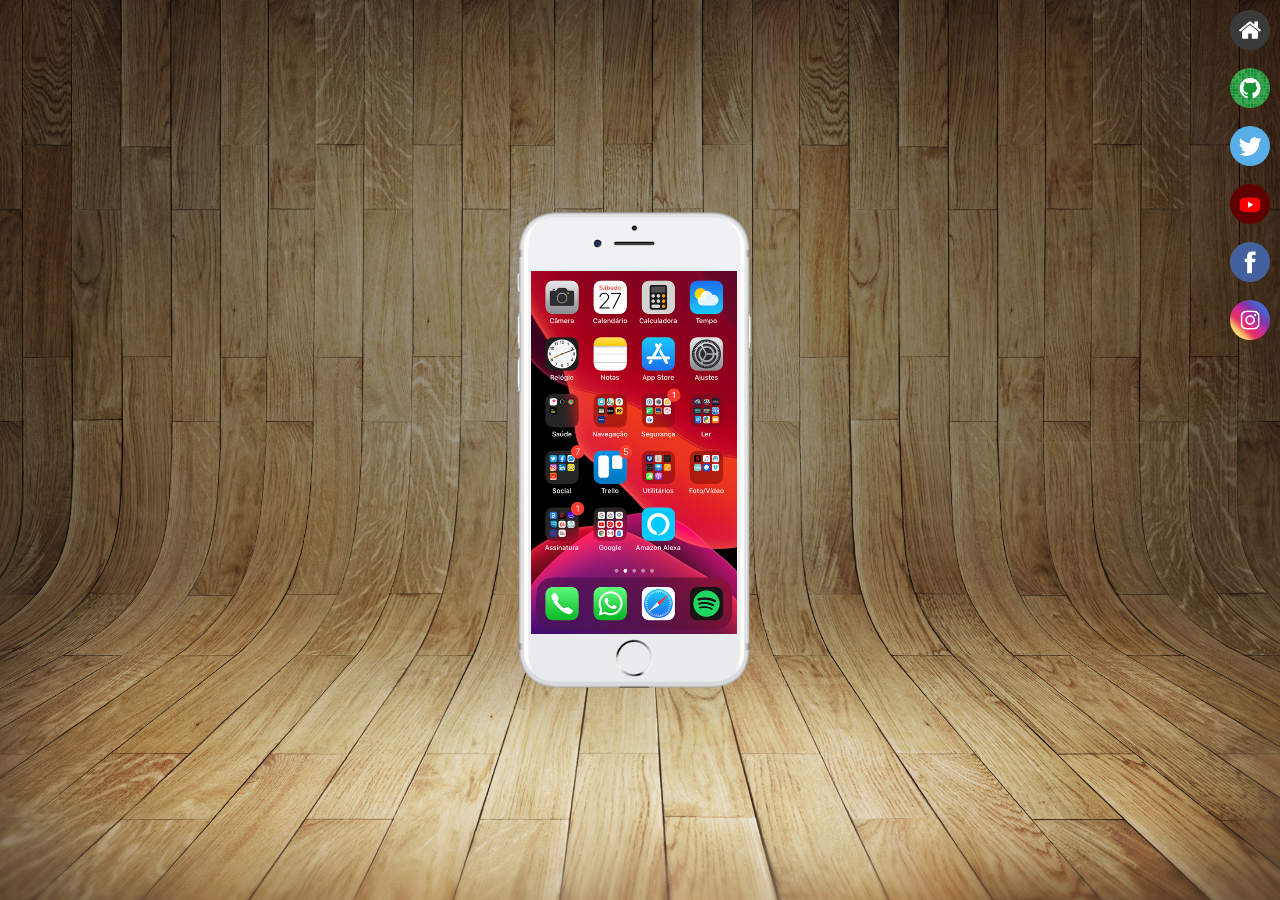
<file: index.html>
<!DOCTYPE html>
<html lang="pt-br">
<head>
    <meta charset="UTF-8">
    <meta name="viewport" content="width=device-width, initial-scale=1.0">
    <link rel="stylesheet" href="design/style.css">
    <title>redes sociais</title>
</head>
<body>
  <main>
    <div class="buba">
        <section id="telefone">
            <iframe src="pastas iframe/tela.html" name="tela"  frameborder="0">
            </iframe>
        </section>
    </div>
    <section id="icons">
        <a href="pastas iframe/tela.html" target="tela"><img src="imagens/imagens/logo-home.jpg" alt="home"></a><br>
        <a href="pastas iframe/github.html" target="tela"><img src="imagens/imagens/logo-github.jpg" alt="git"></a><br>
        <a href="pastas iframe/twiter.html" target="tela"><img src="imagens/imagens/logo-twitter.jpg" alt="twitter"></a><br>
        <a href="pastas iframe/youtube.html" target="tela"><img src="imagens/imagens/logo-youtube.jpg" alt="youtube"></a><br>
        <a href="pastas iframe/facebook.html" target="tela"><img src="imagens/imagens/logo-facebook.jpg" alt="facebook"></a><br>
        <a href="pastas iframe/instagram.html" target="tela"><img src="imagens/imagens/logo-instagram.jpg" alt="instagran"></a><br>
    </section>
  </main>
</body>
</html>
</file>
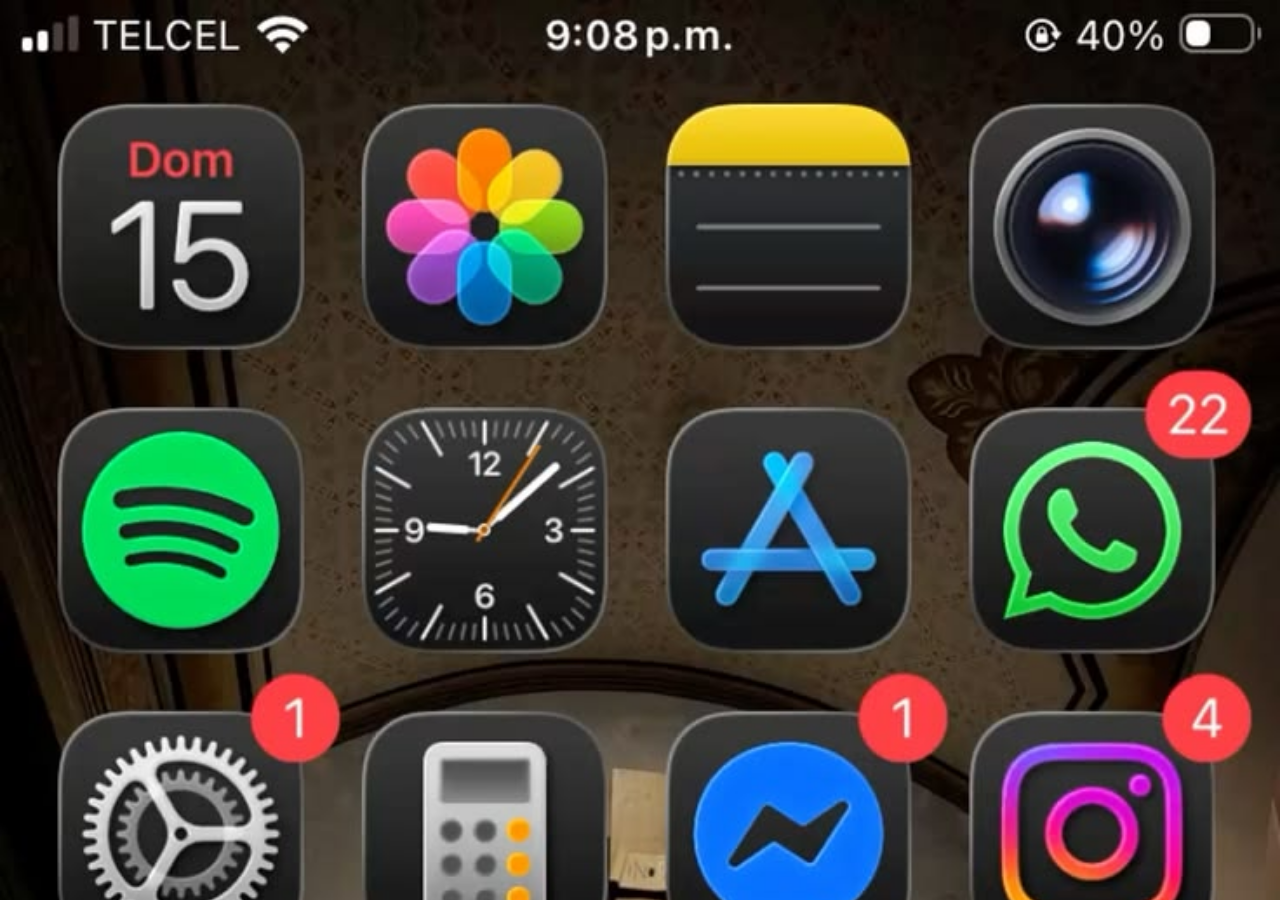
<file: iframe.html>
<!DOCTYPE html>
<html lang="en">
<head>
    <meta charset="UTF-8">
    <meta name="viewport" content="width=device-width, initial-scale=1.0">
    <title>Document</title>
    <style>
        body{
            background-image: url(imagens/tela\ do\ iphone.jpg);
            background-size: cover;
            background-repeat: no-repeat;
        }
    </style>
</head>
<body>
    
</body>
</html>
</file>
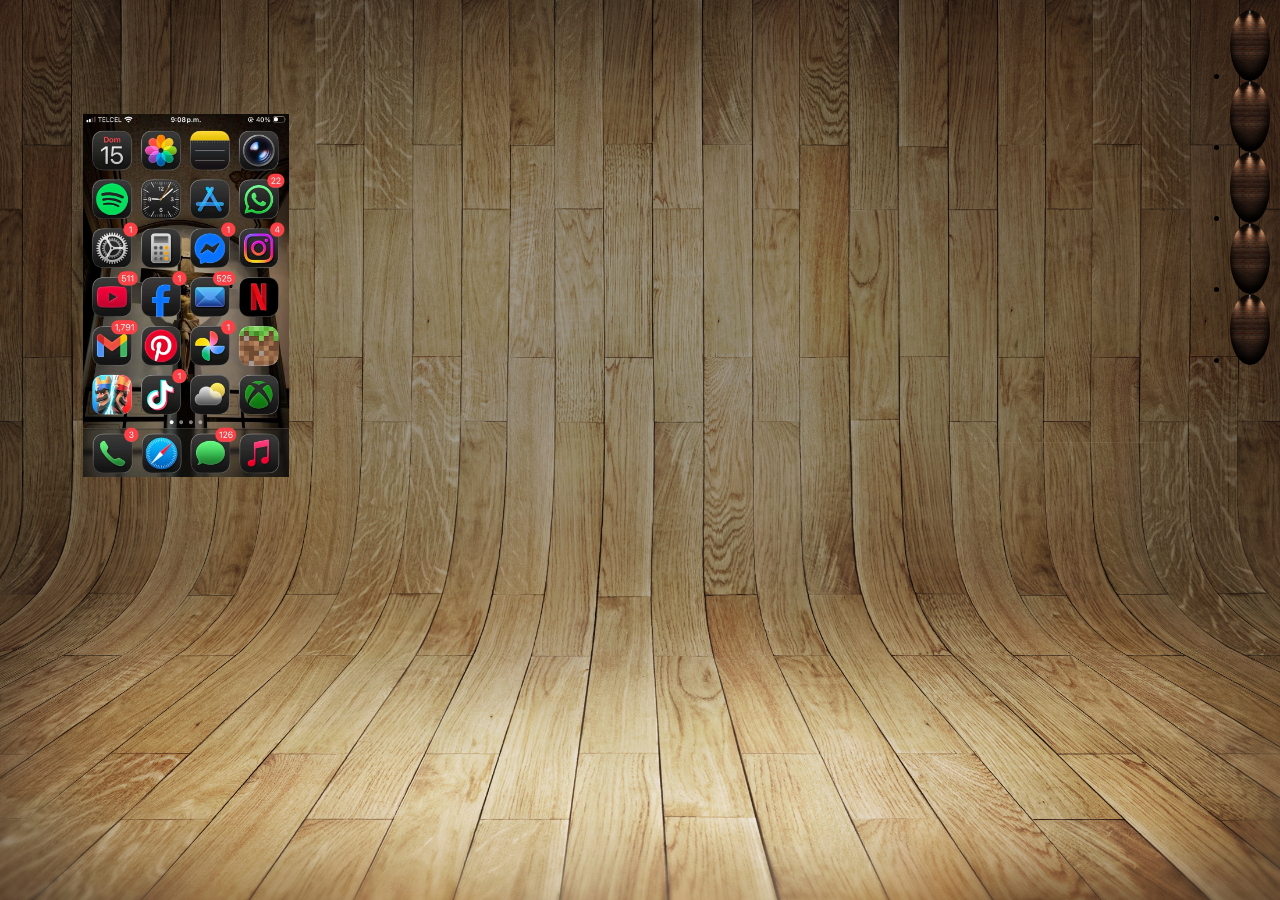
<file: inde.html>
<!DOCTYPE html>
<html lang="pt">
<head>
    <meta charset="UTF-8">
    <meta name="viewport" content="width=device-width, initial-scale=1.0">
    <link rel="stylesheet" href="design/style.css">
    <title>redes sociais</title>
</head>
<body>
    <main>
        <section id="caixa">
            <iframe src="iframe.html" frameborder="0" name="tela"></iframe>
        </section>

        <section id="icons">
            <ul>
                <li><a href="https://vladmir-salomao.github.io/projecto/exercicios/exercico%20proposto%201/ex-10/desafio10.html" target="tela"><img src="imagens/fundo.jpg" alt=""></a></li>
                <li><a href="https://www.instagram.com/" target="tela"><img src="imagens/fundo.jpg" alt=""></a></li>
                <li><a href="https://www.youtube.com" target="tela"><img src="imagens/fundo.jpg" alt=""></a></li>
                <li><a href="https://www.youtube.com" target="tela"><img src="imagens/fundo.jpg" alt=""></a></li>
                <li><a href="https://www.youtube.com" target="tela"><img src="imagens/fundo.jpg" alt=""></a></li>
            </ul>
        </section>
        
    </main>
</body>
</html>
</file>
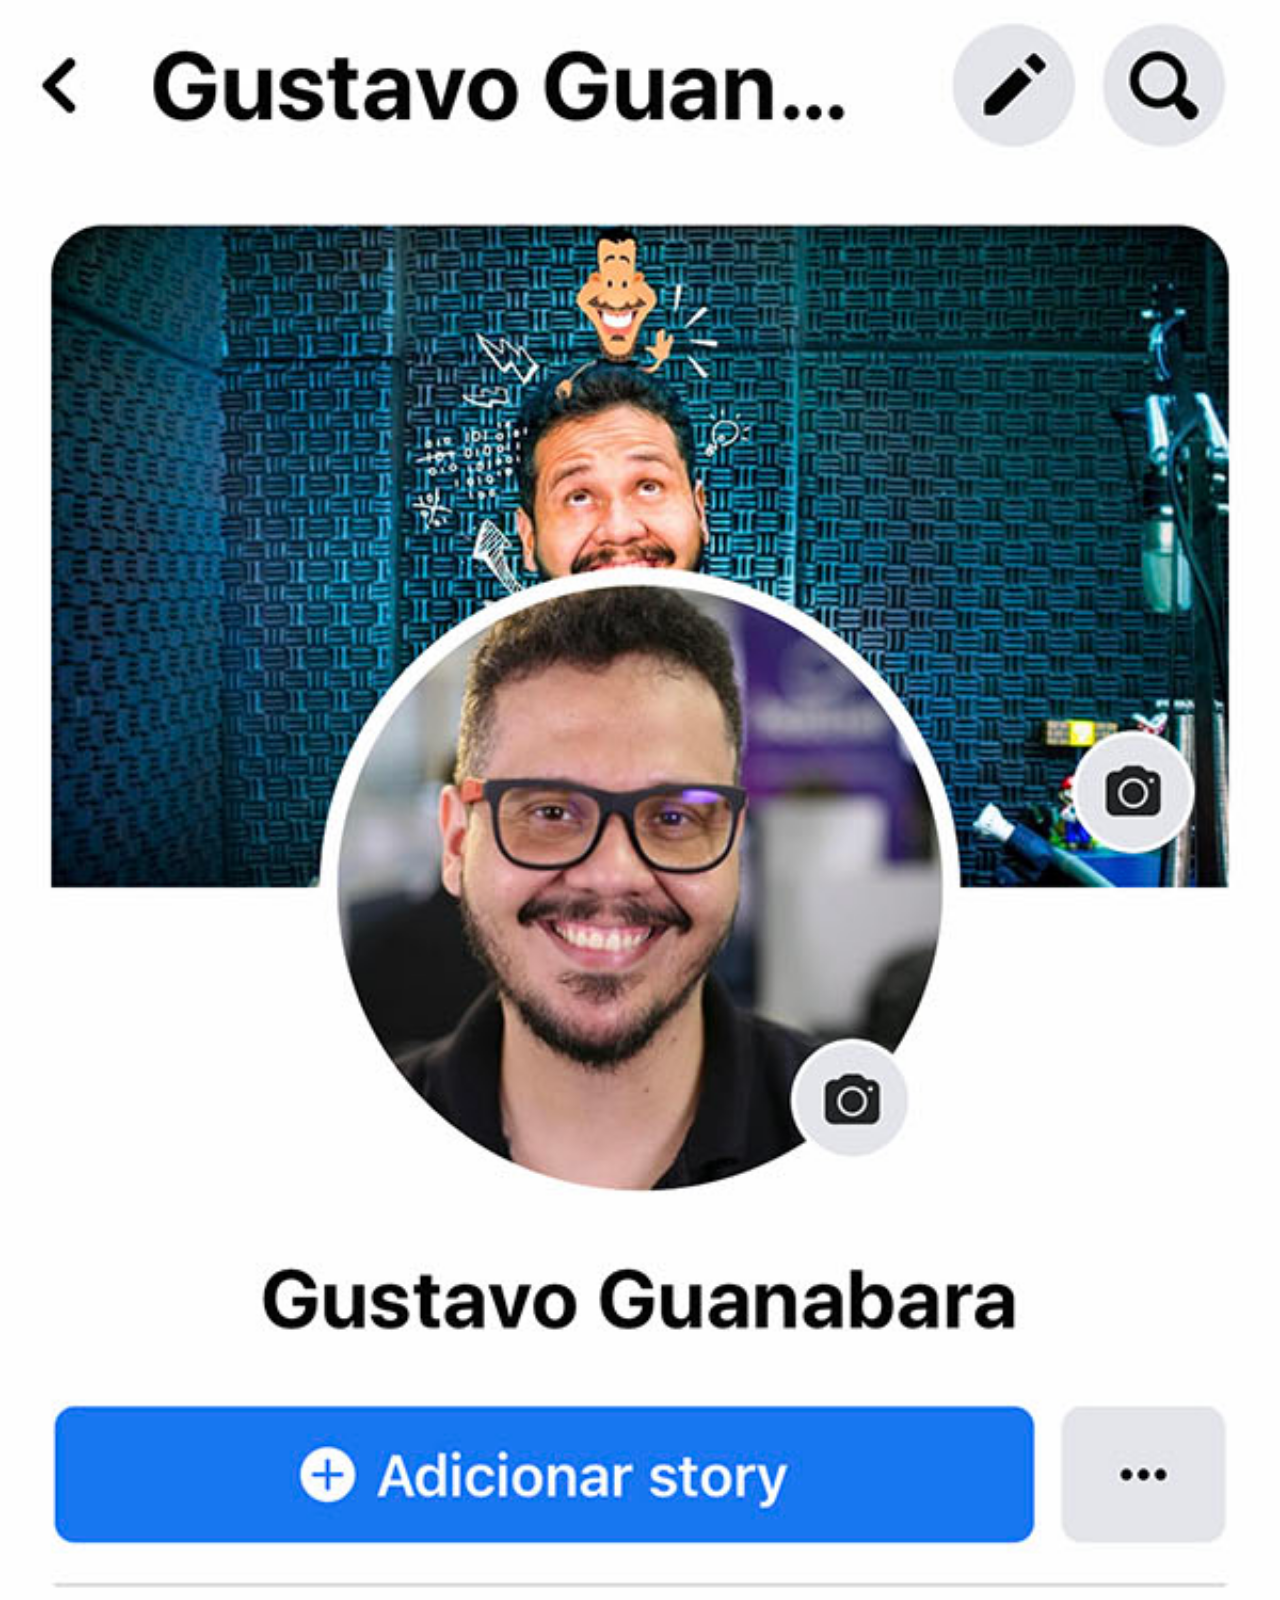
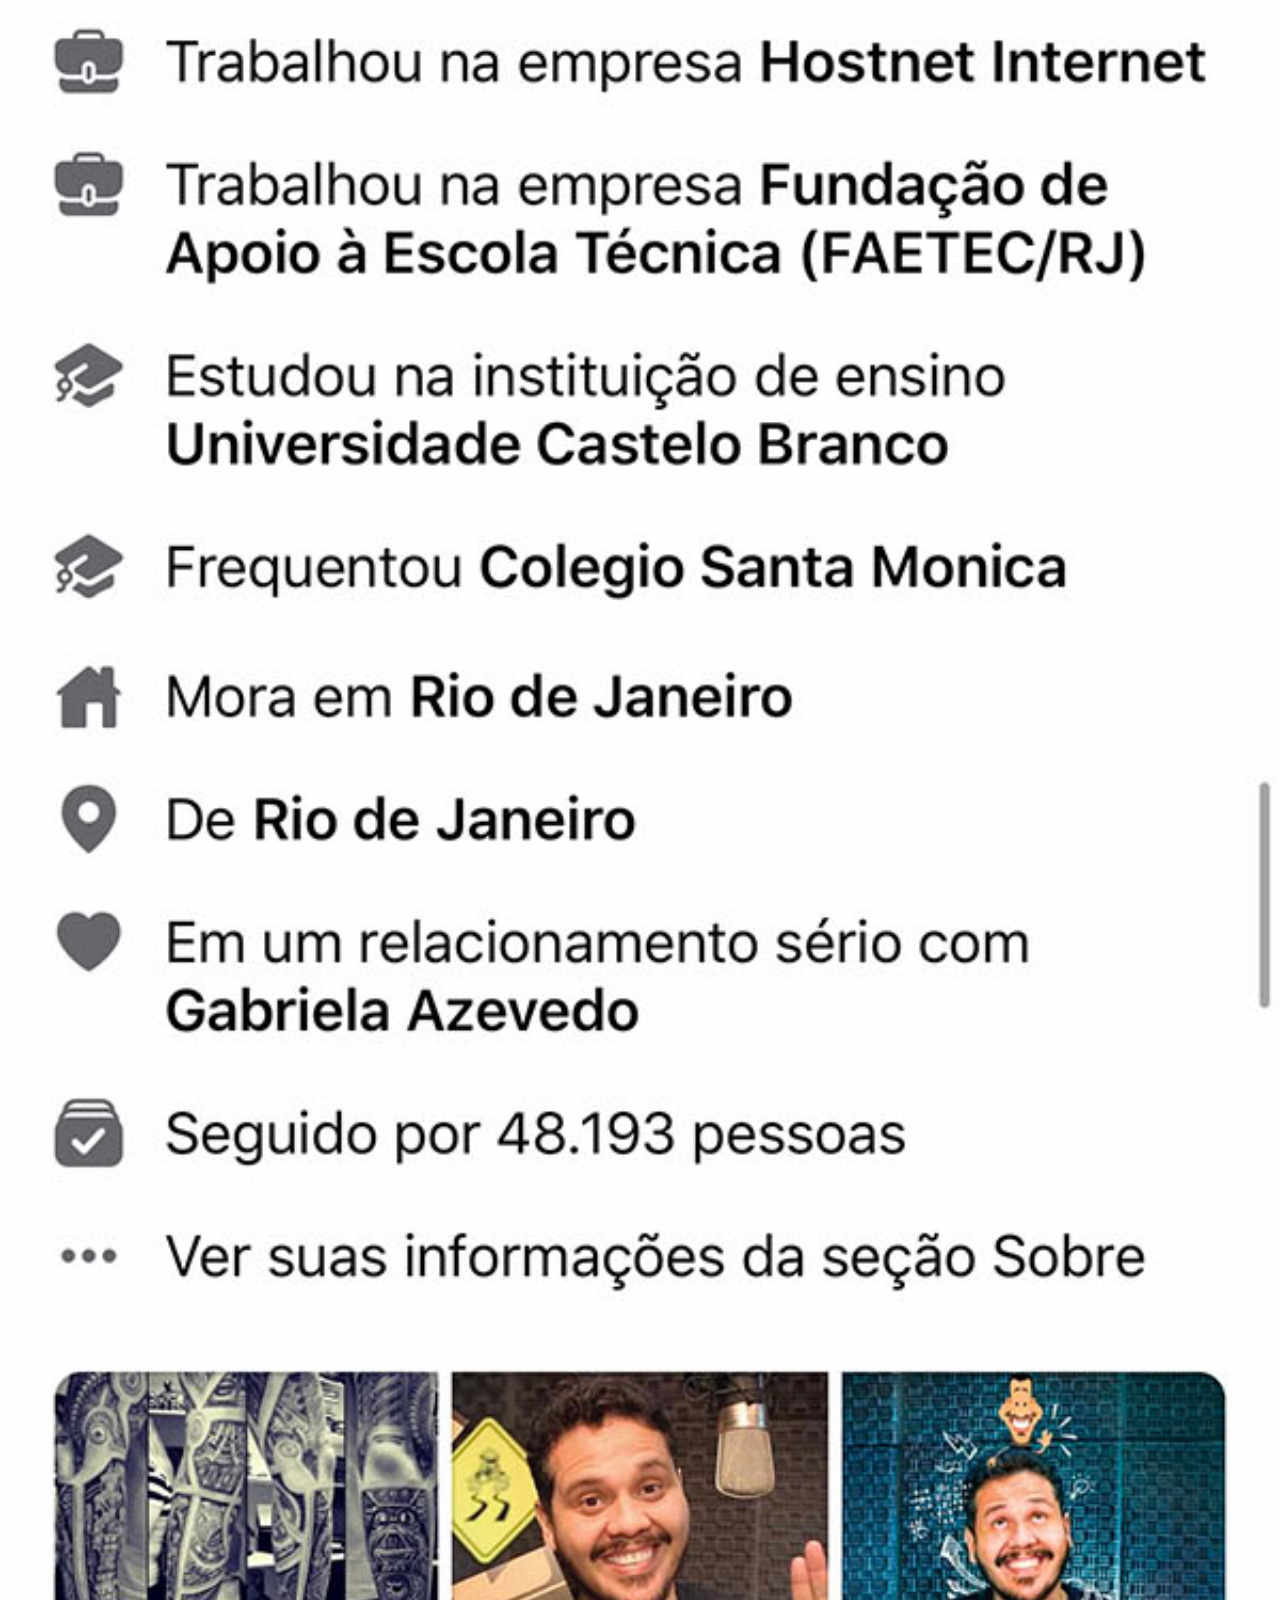
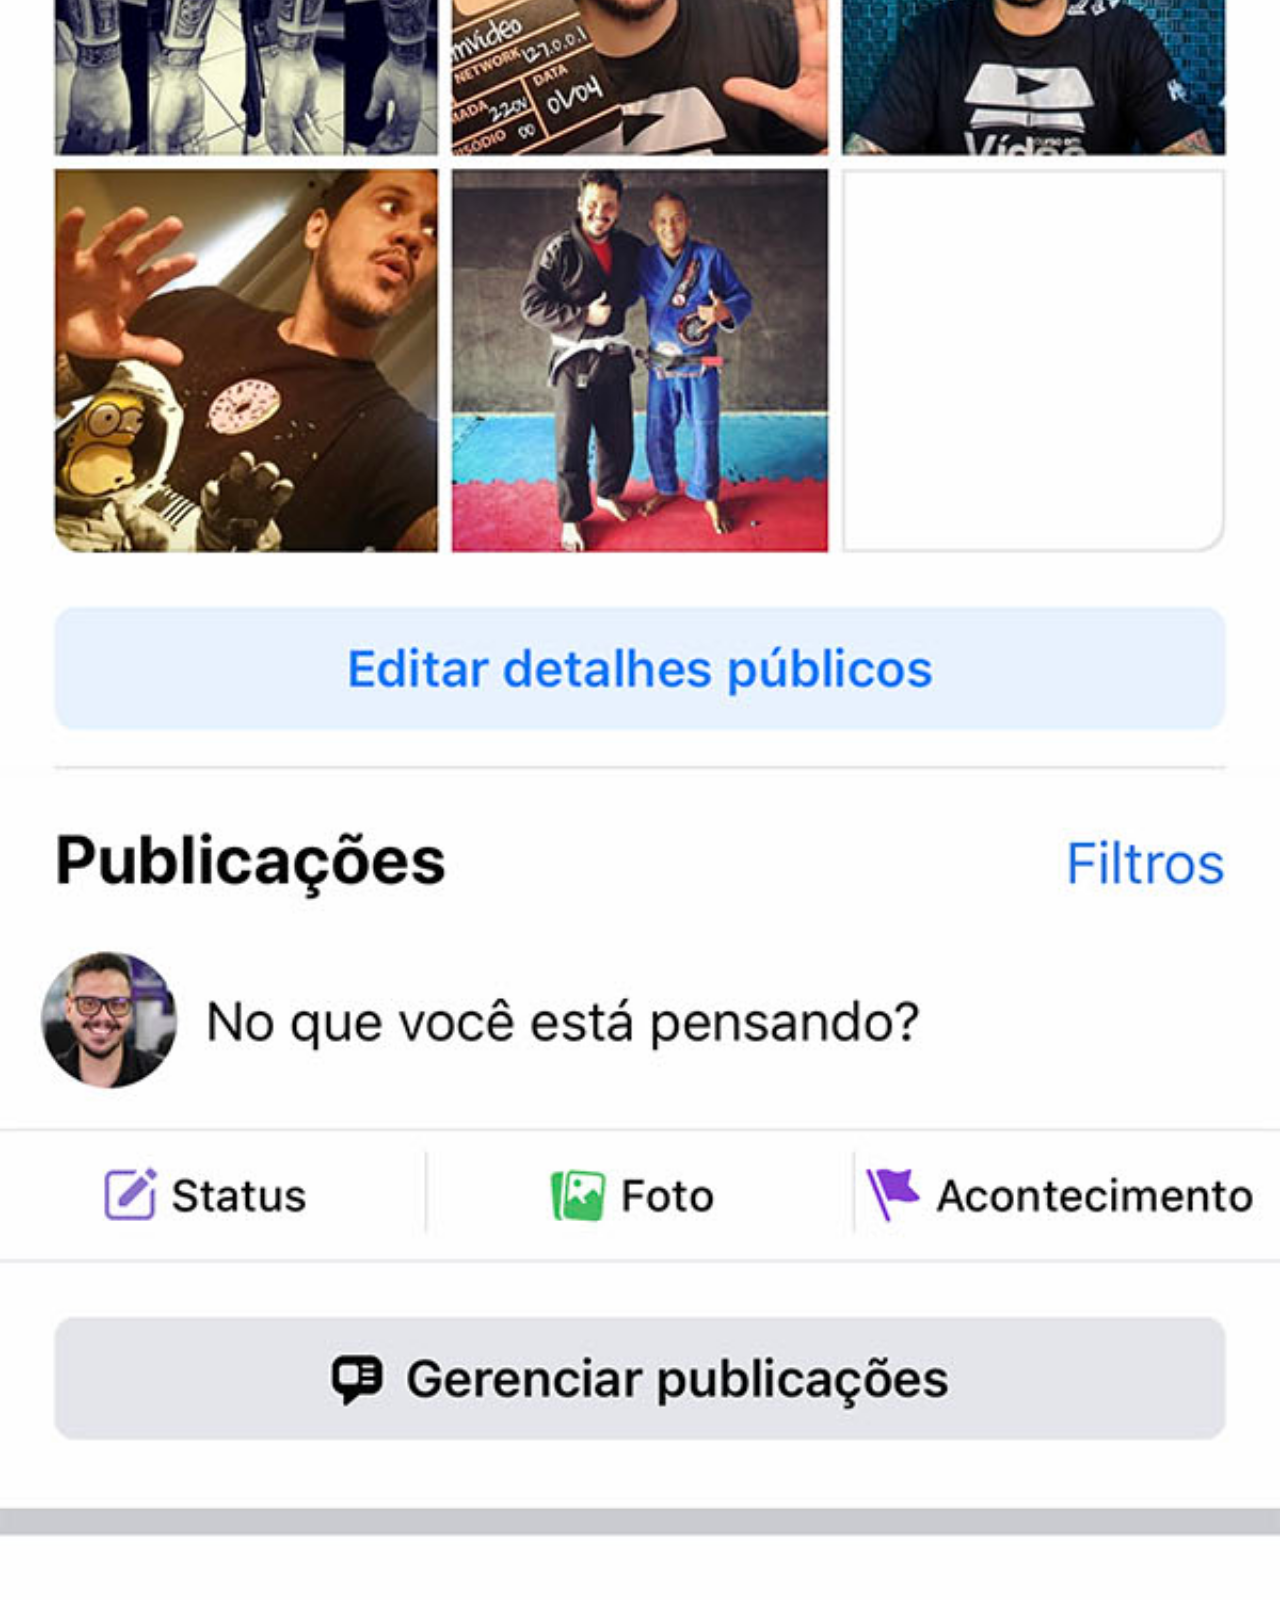
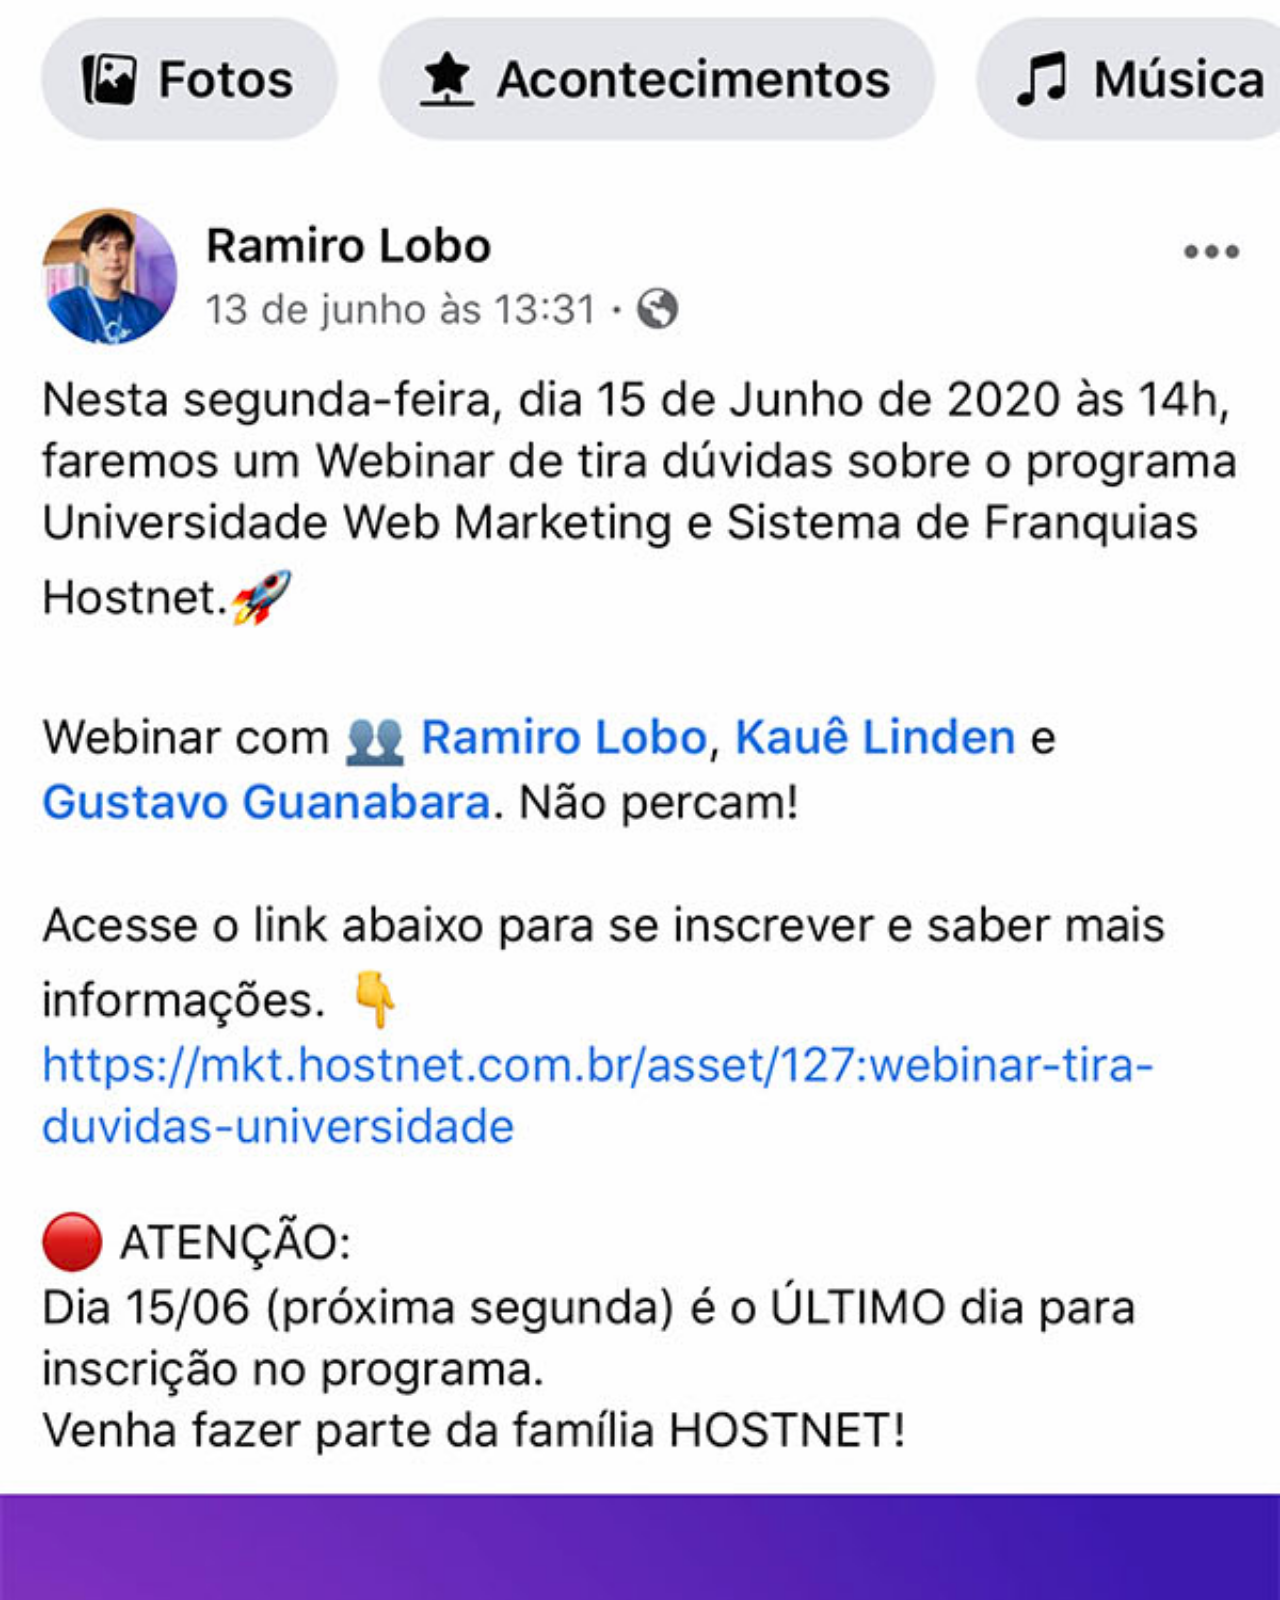
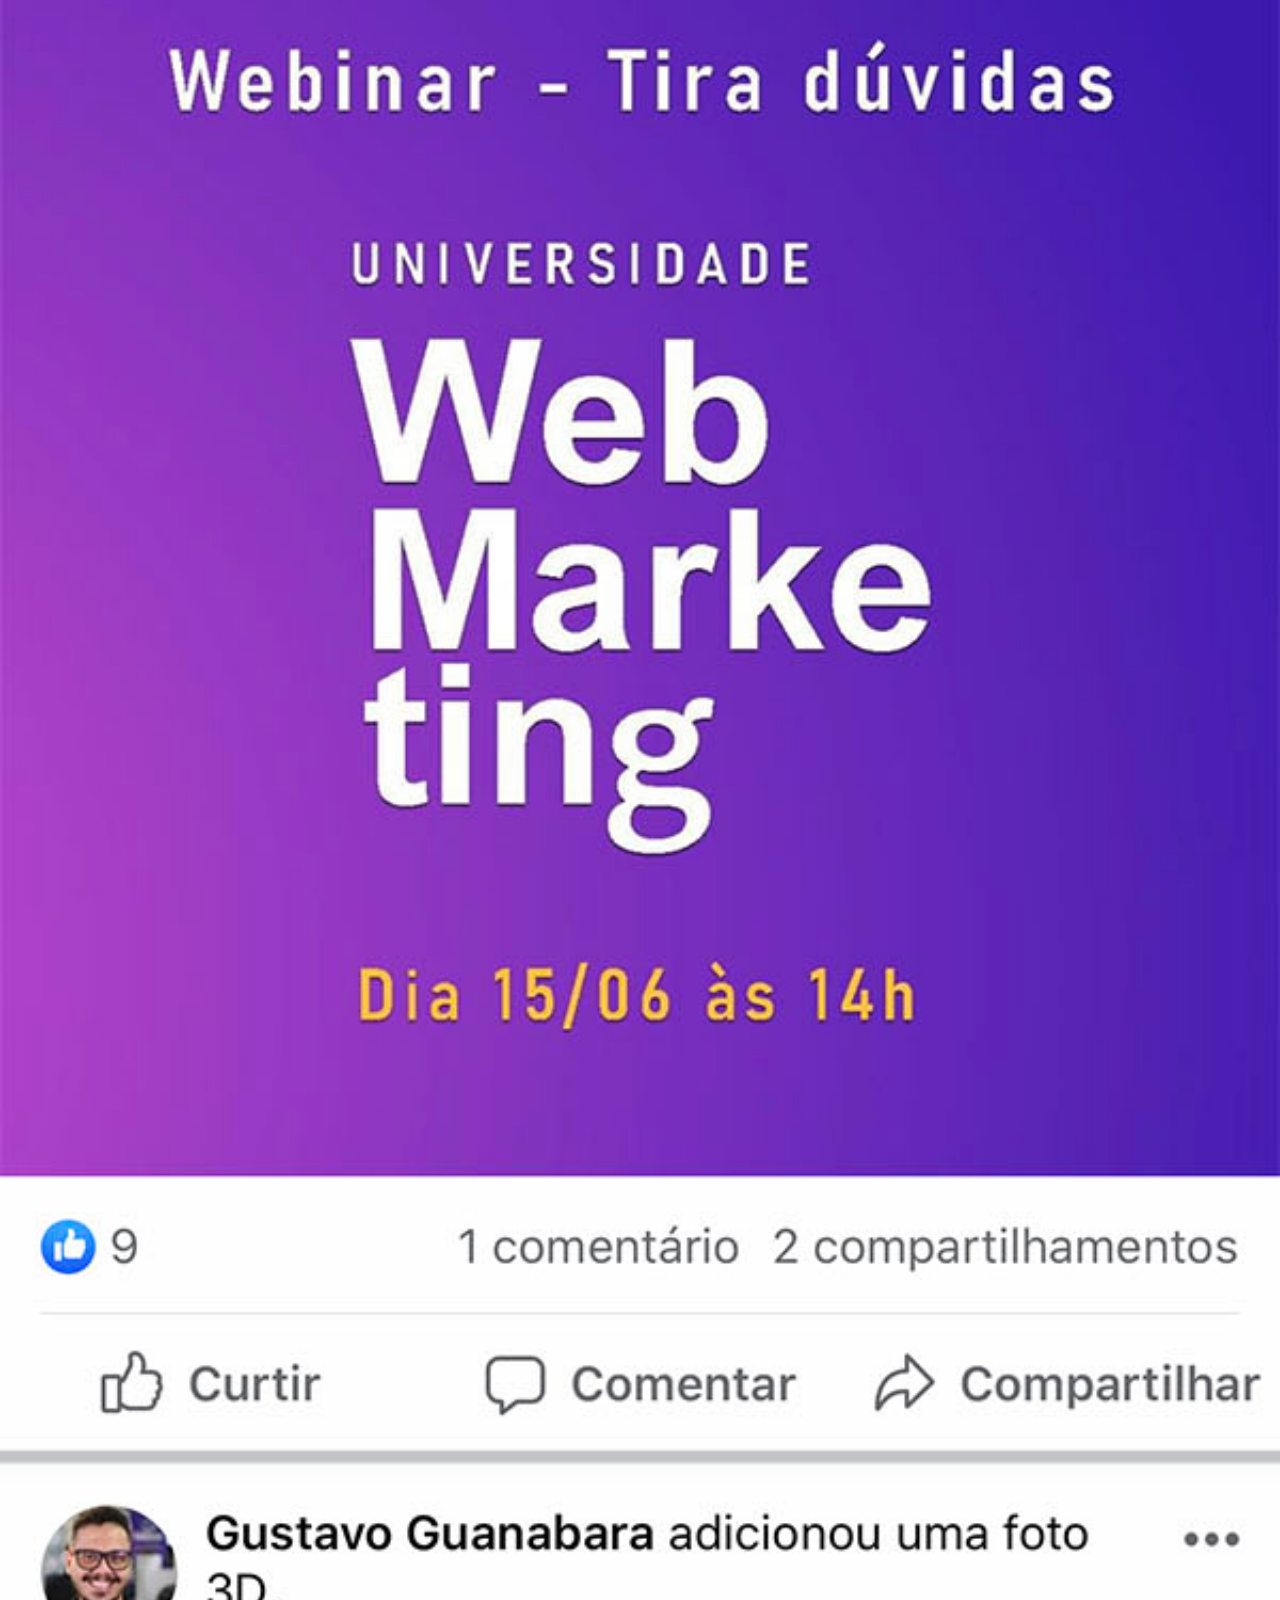
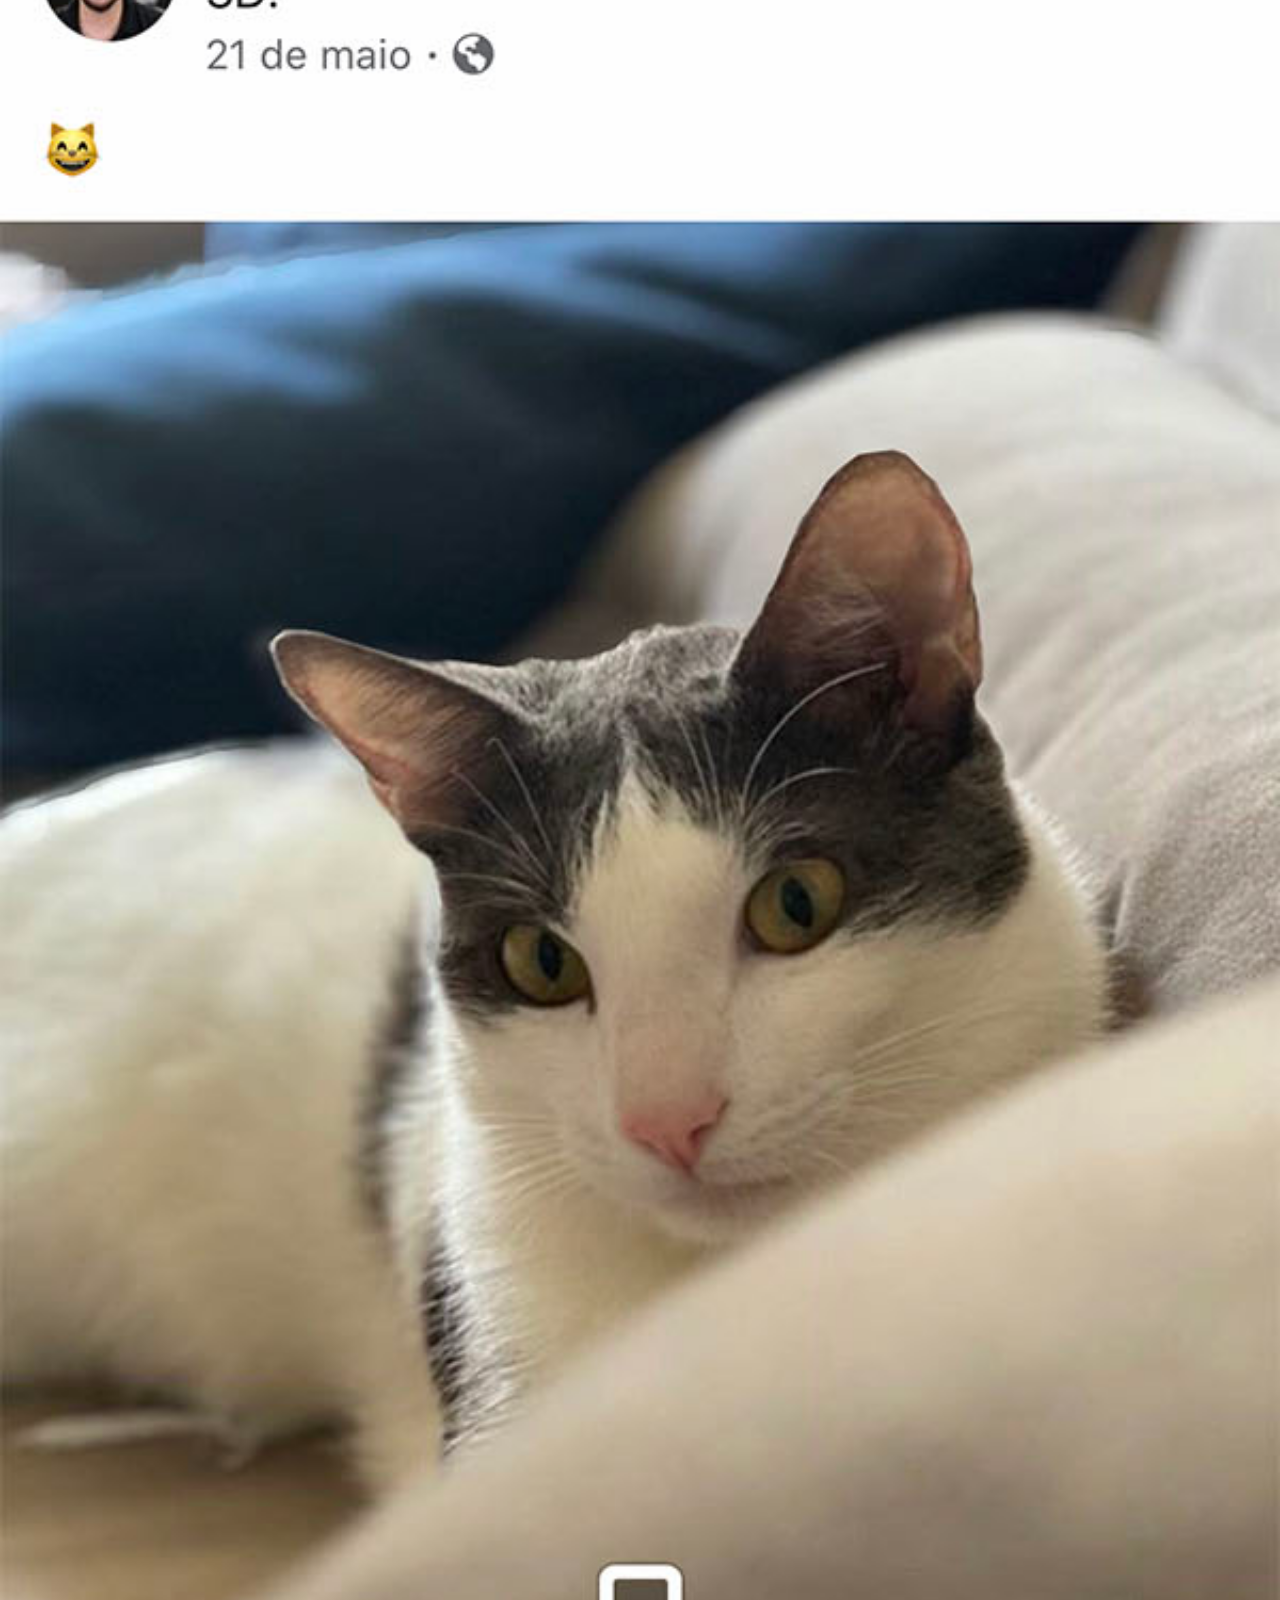
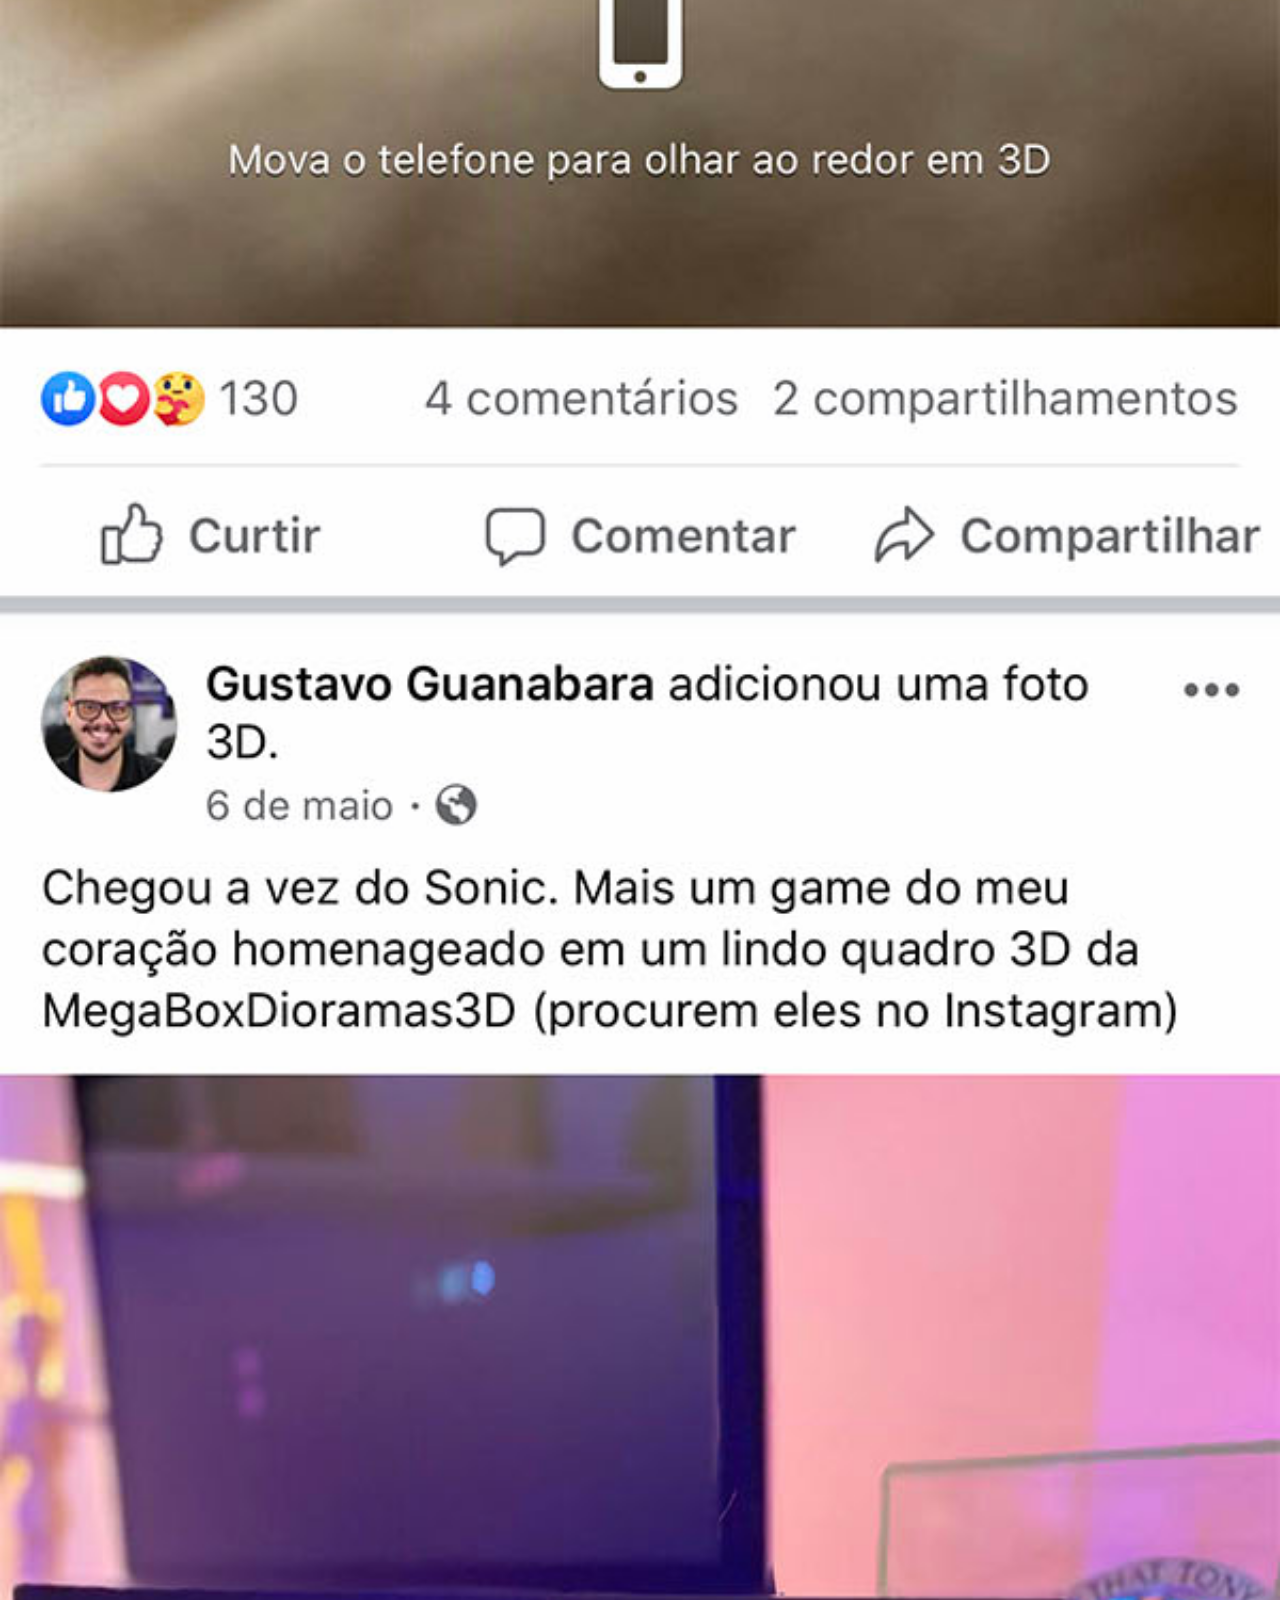
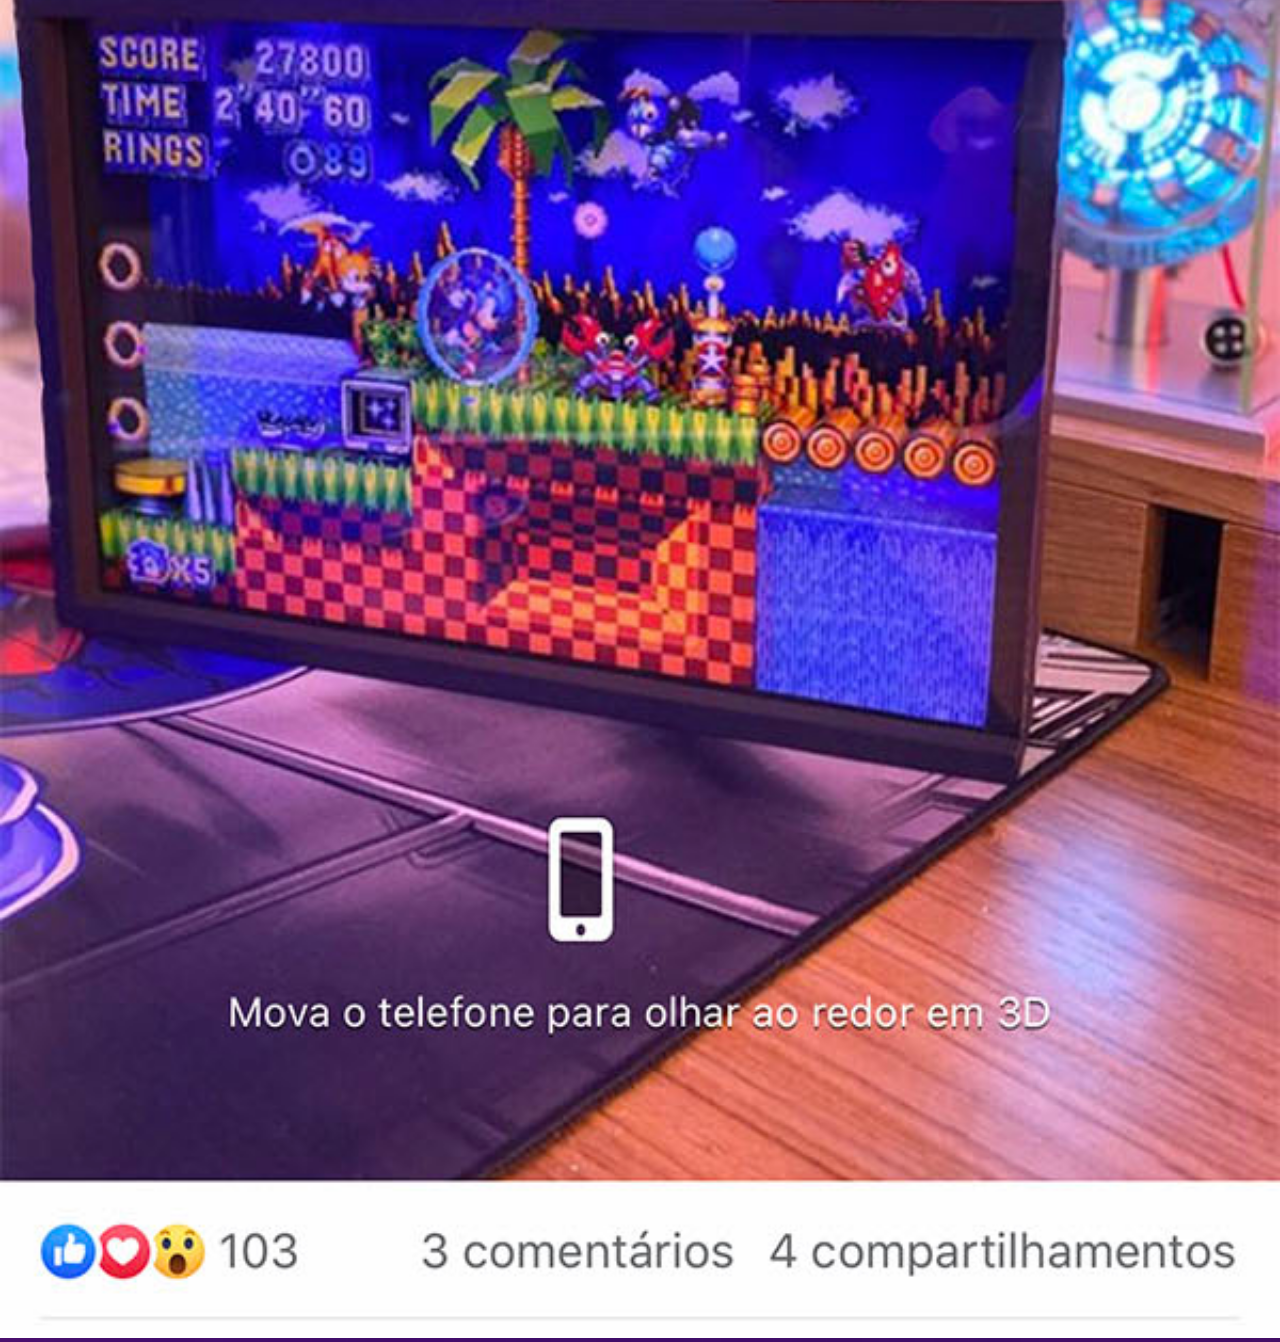
<file: pastas iframe/facebook.html>
<!DOCTYPE html>
<html lang="en">
<head>
    <meta charset="UTF-8">
    <meta name="viewport" content="width=device-width, initial-scale=1.0">
    <link rel="stylesheet" href="../design/iframe.css">
    <title>facebook</title>
</head>
<body>
    <img src="../imagens/imagens/tela-facebook.jpg" alt="">
</body>
</html>
</file>
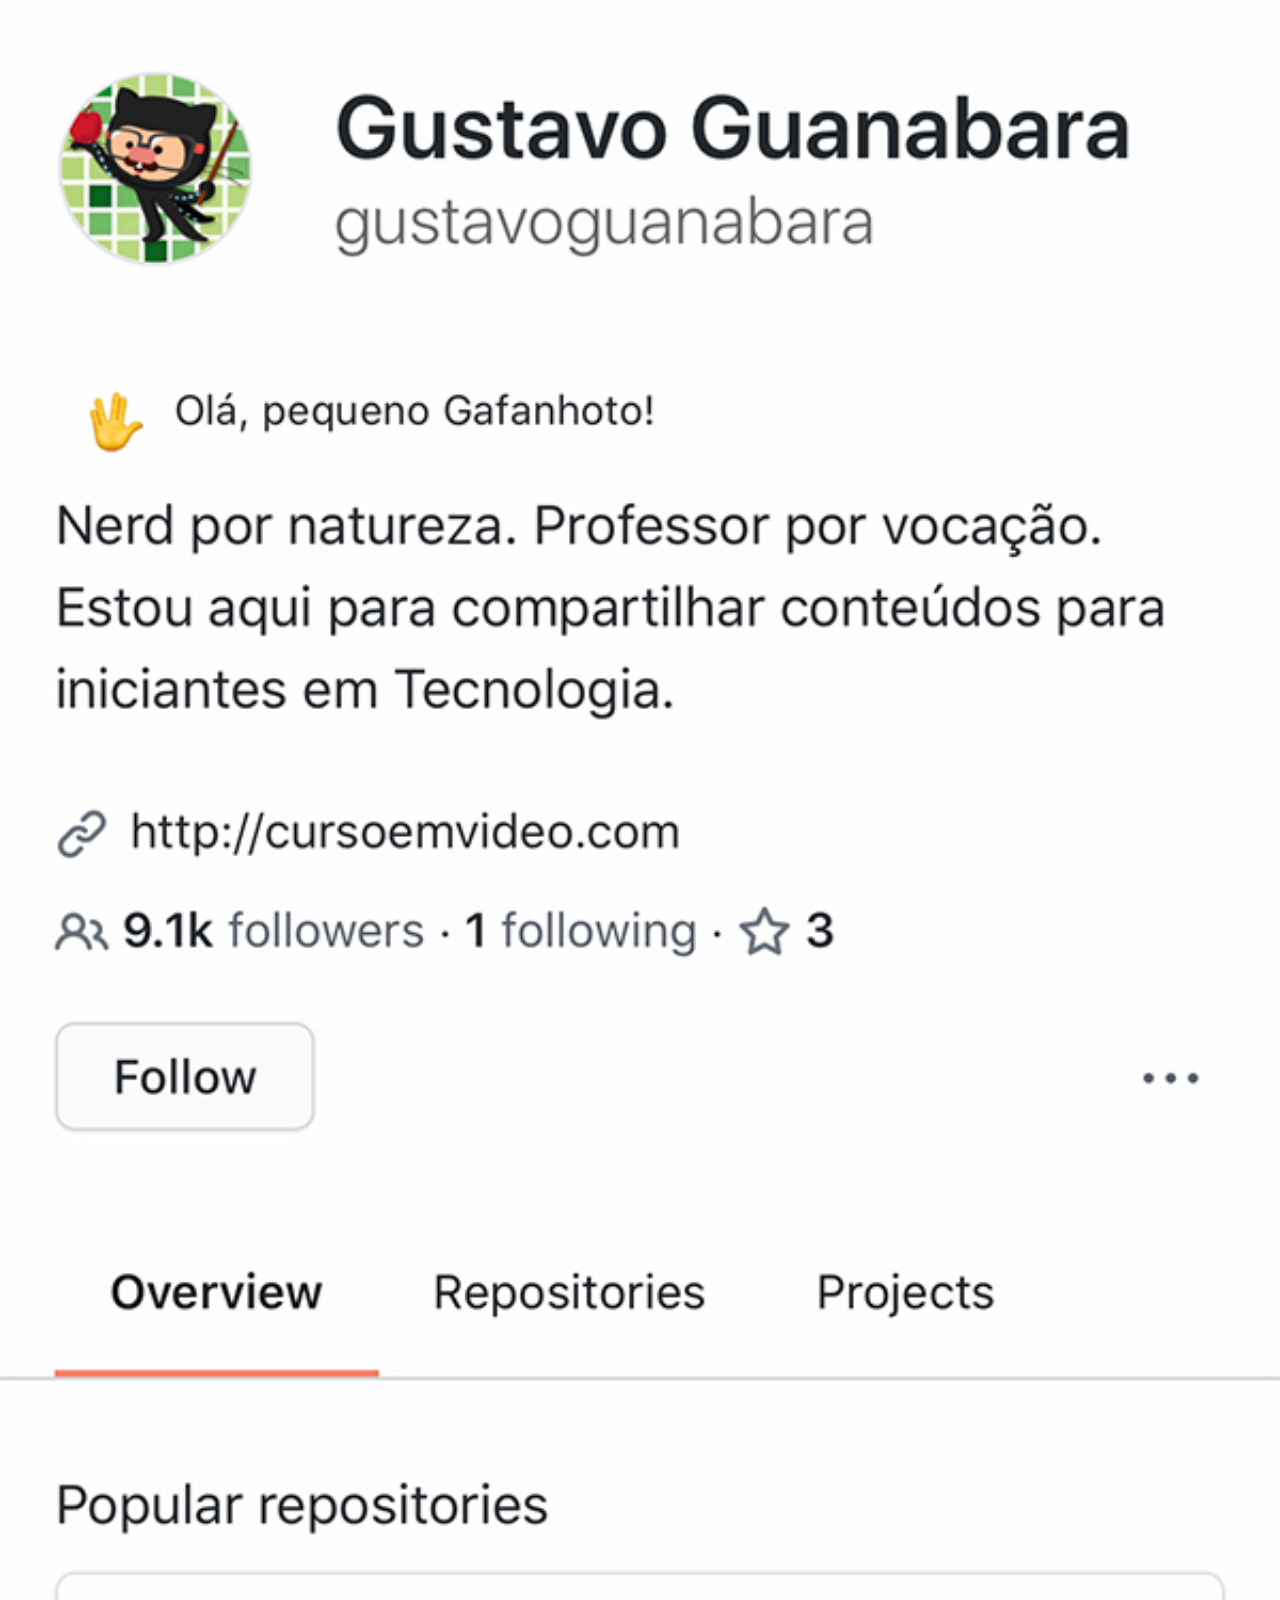
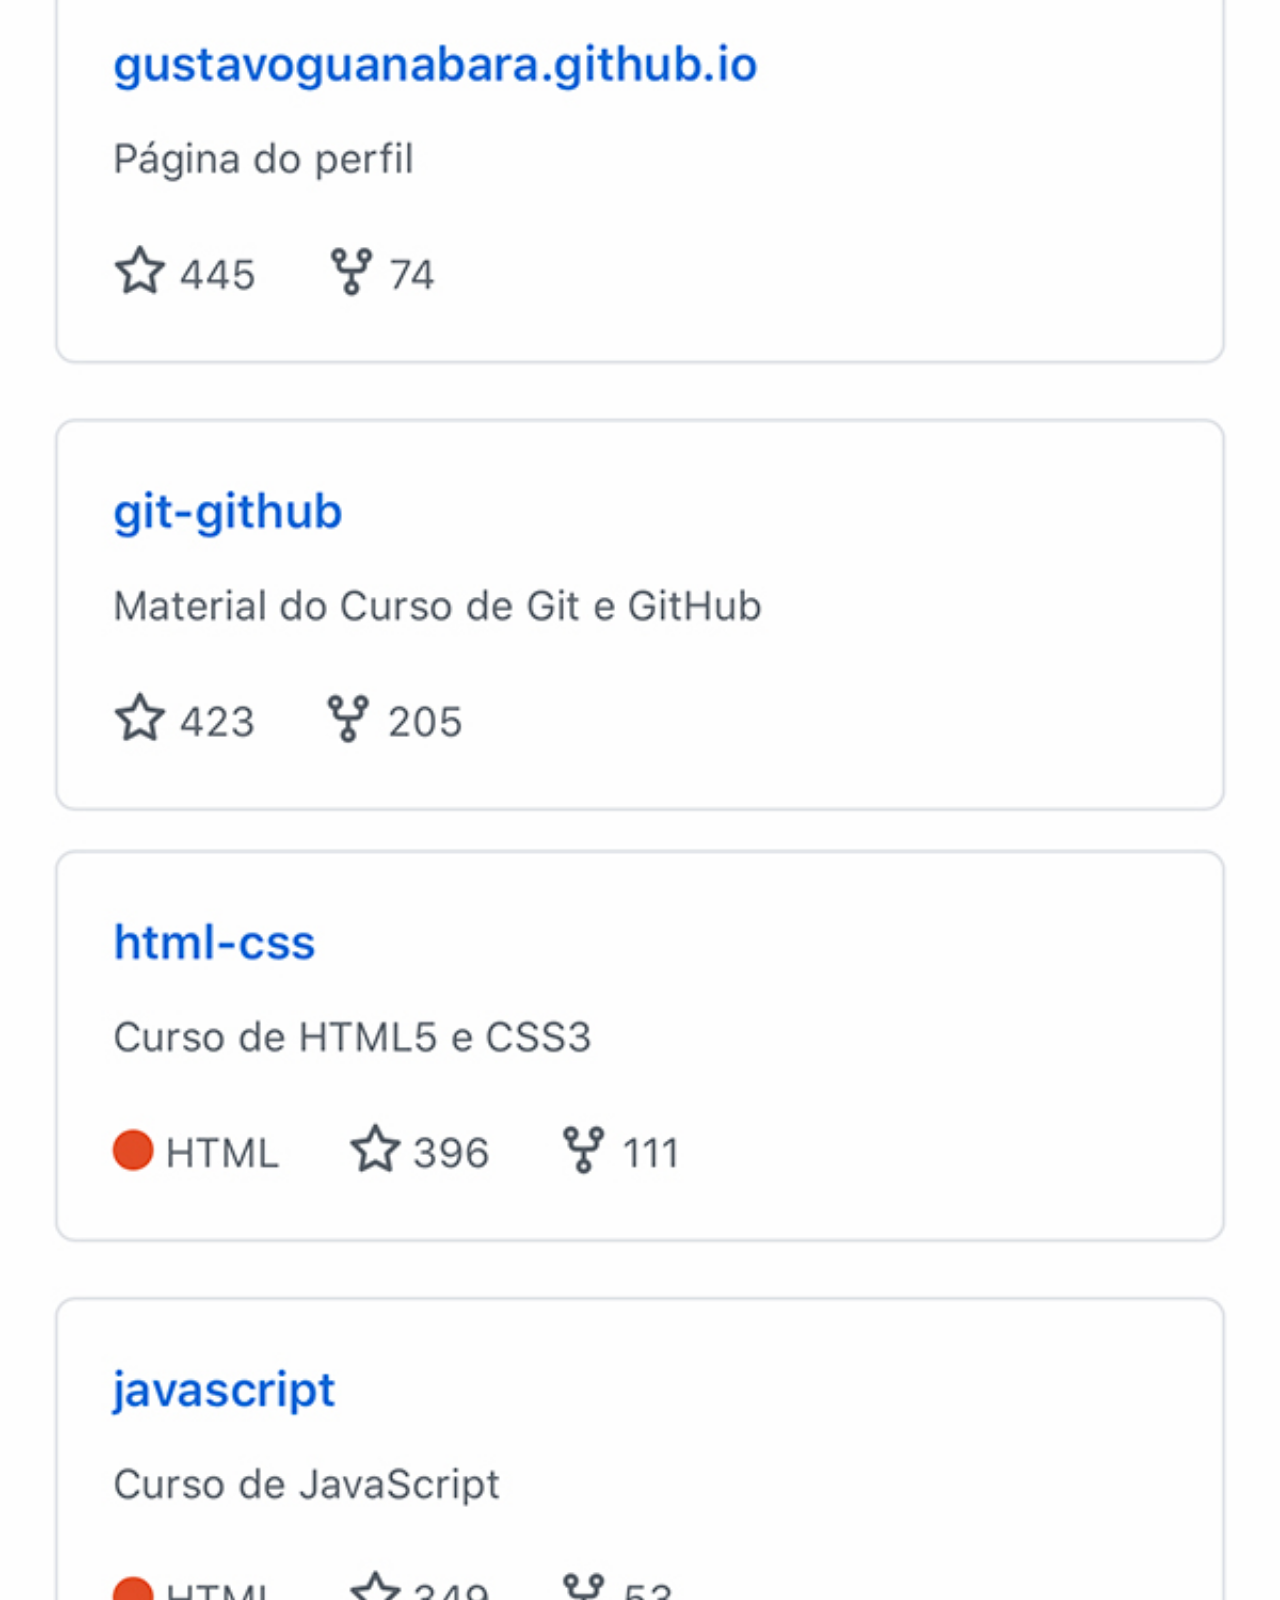
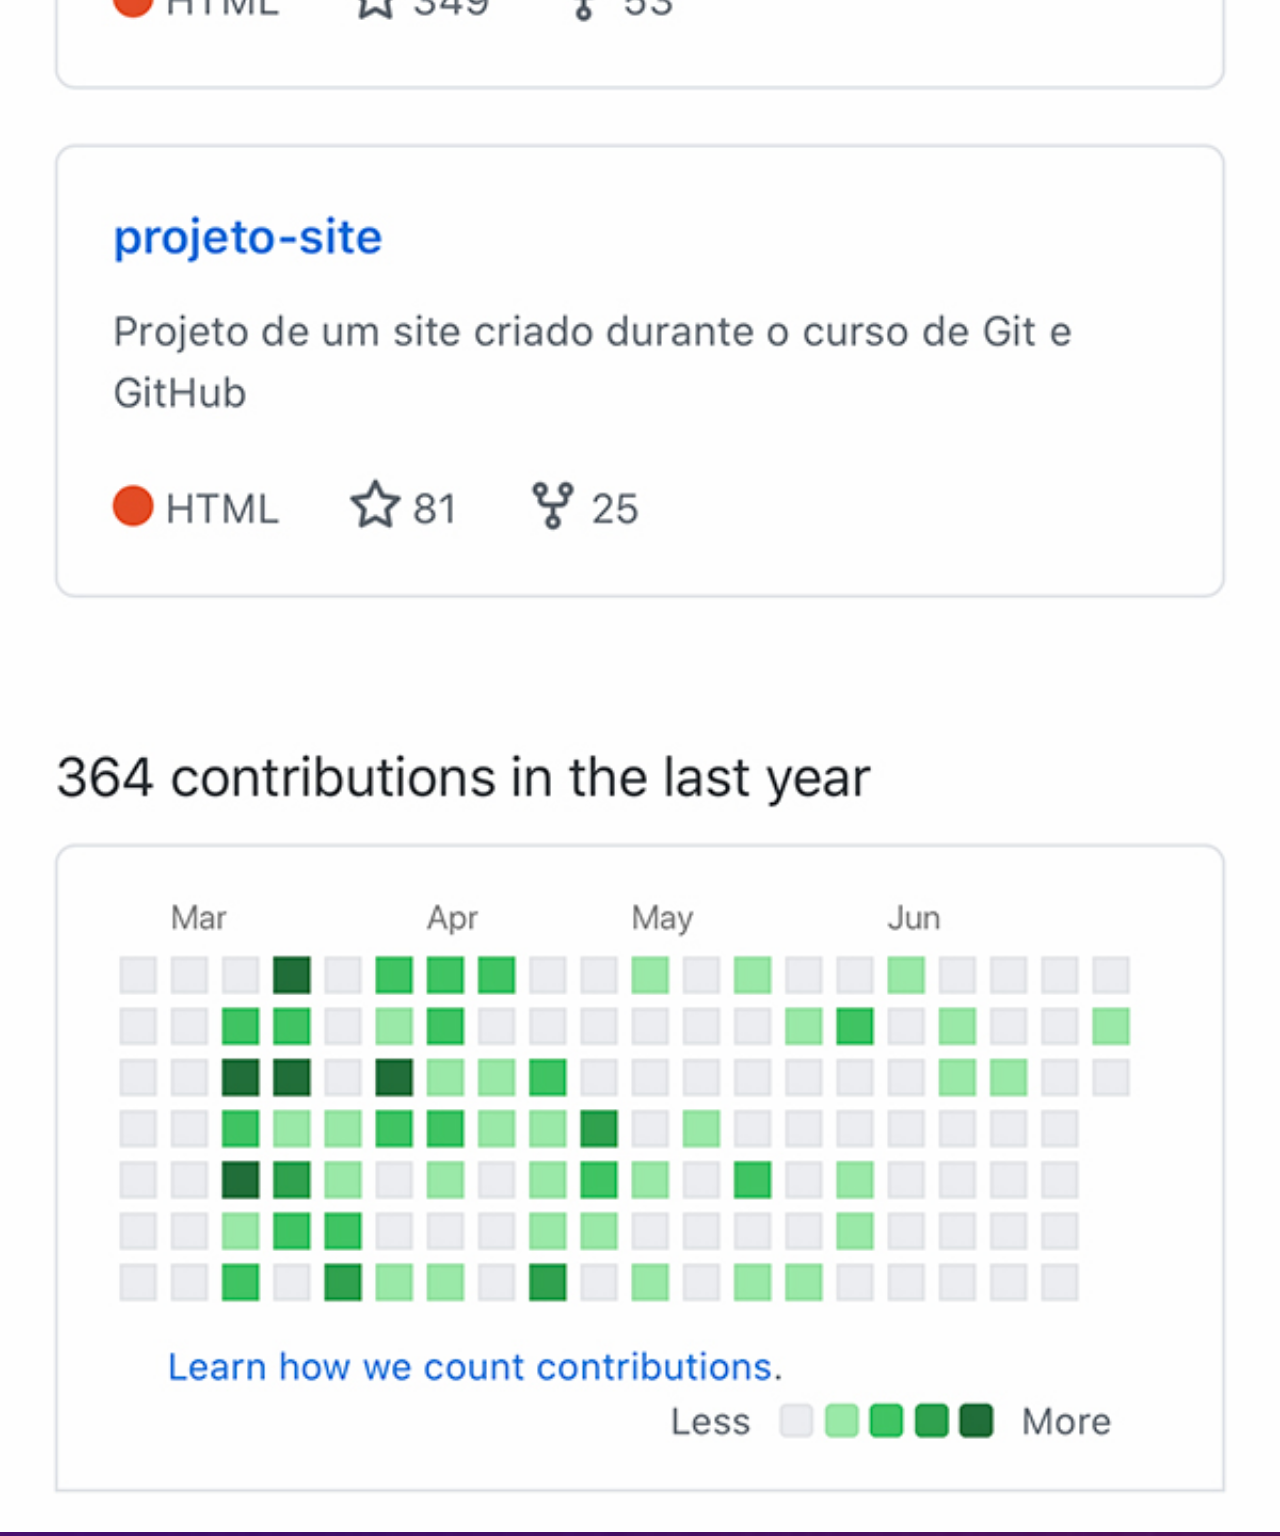
<file: pastas iframe/github.html>
<!DOCTYPE html>
<html lang="en">
<head>
    <meta charset="UTF-8">
    <meta name="viewport" content="width=device-width, initial-scale=1.0">
    <link rel="stylesheet" href="../design/iframe.css">
    <title>github</title>
    
</head>
<body>
    <img src="../imagens/imagens/tela-github.jpg" alt="git">
</body>
</html>
</file>
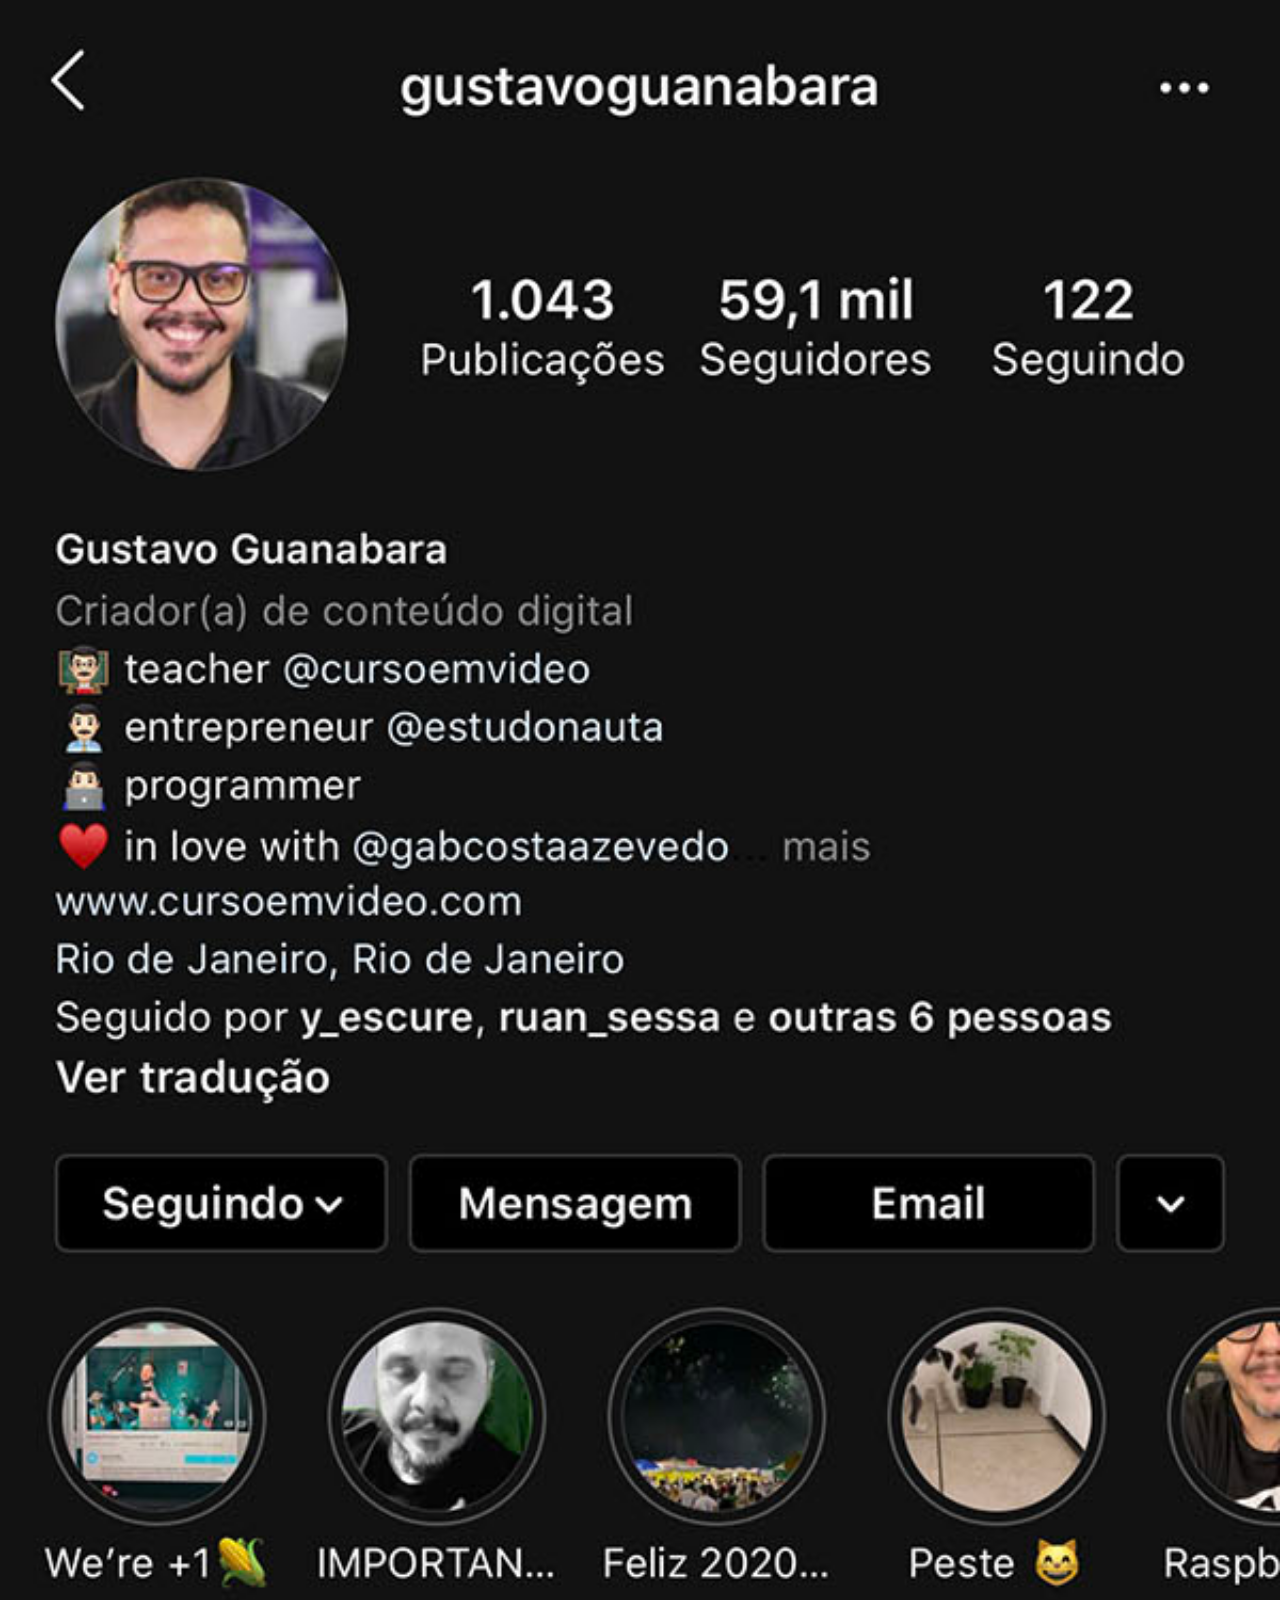
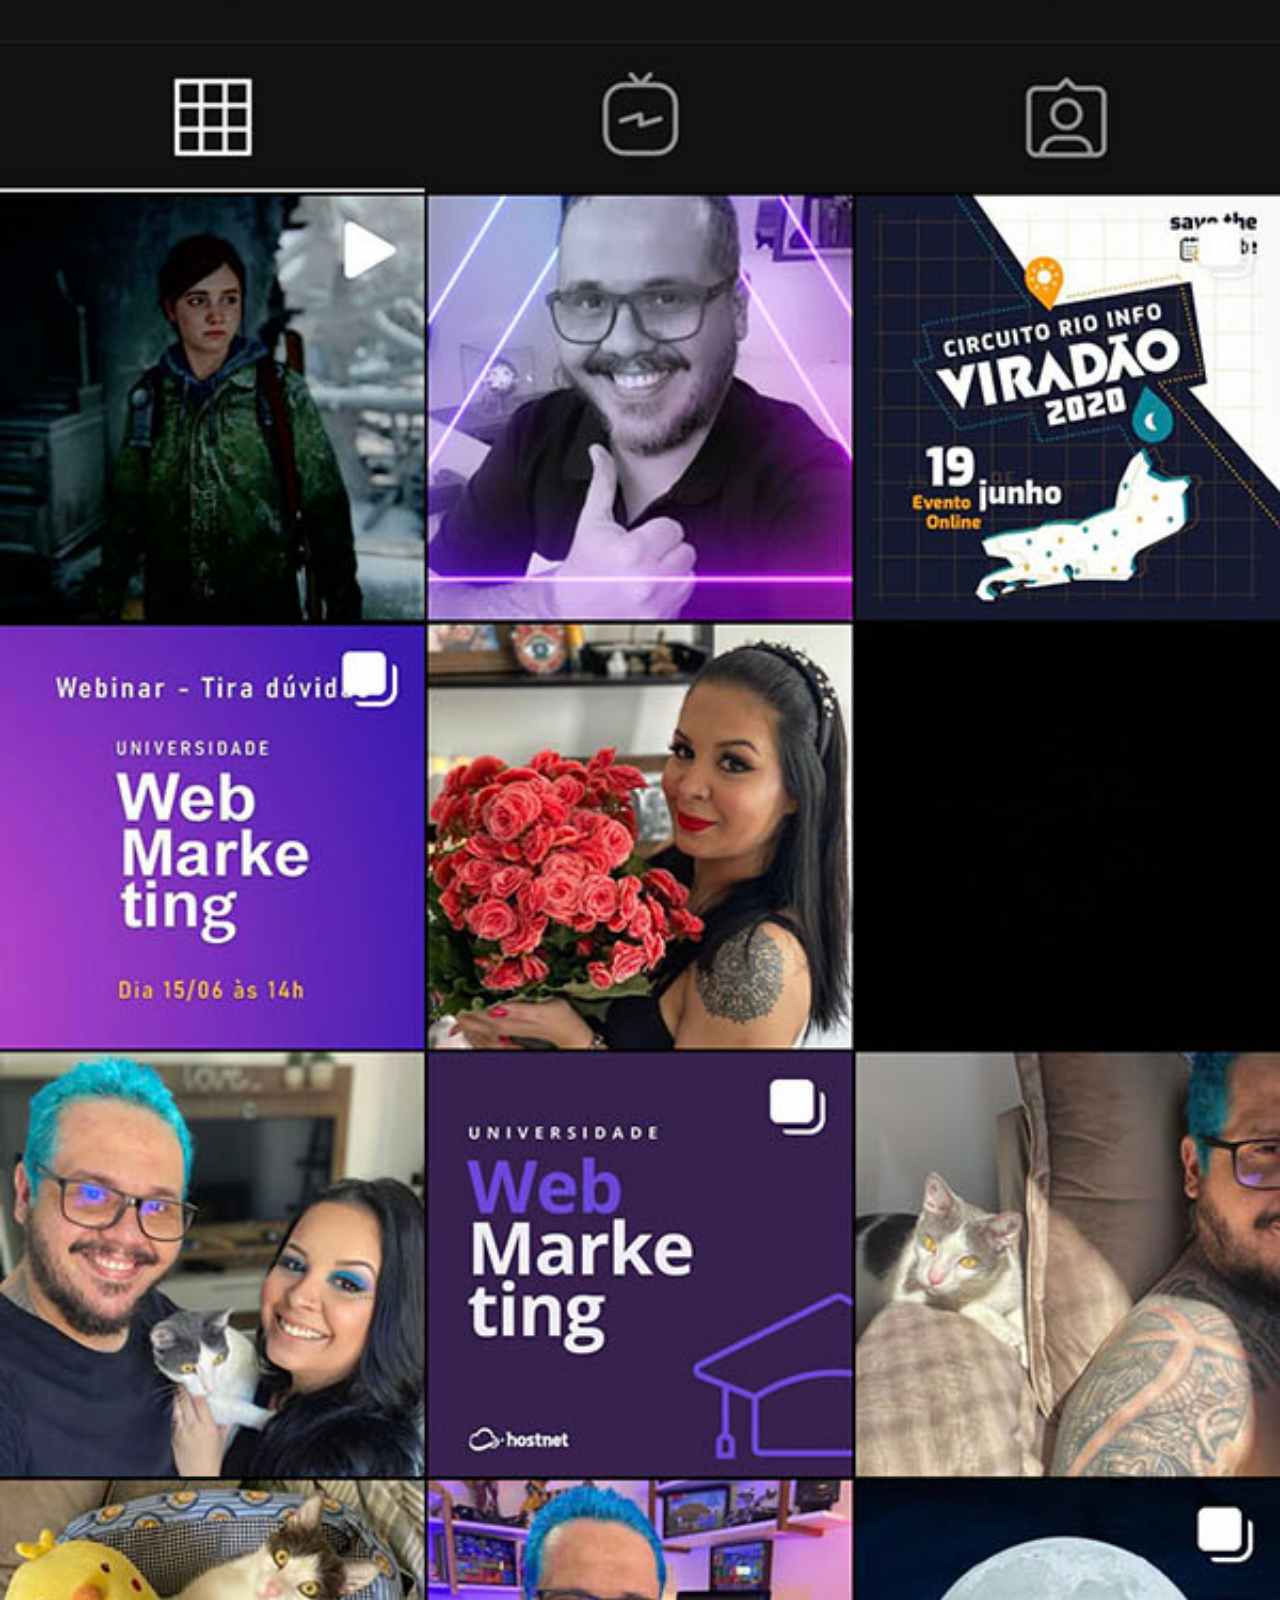
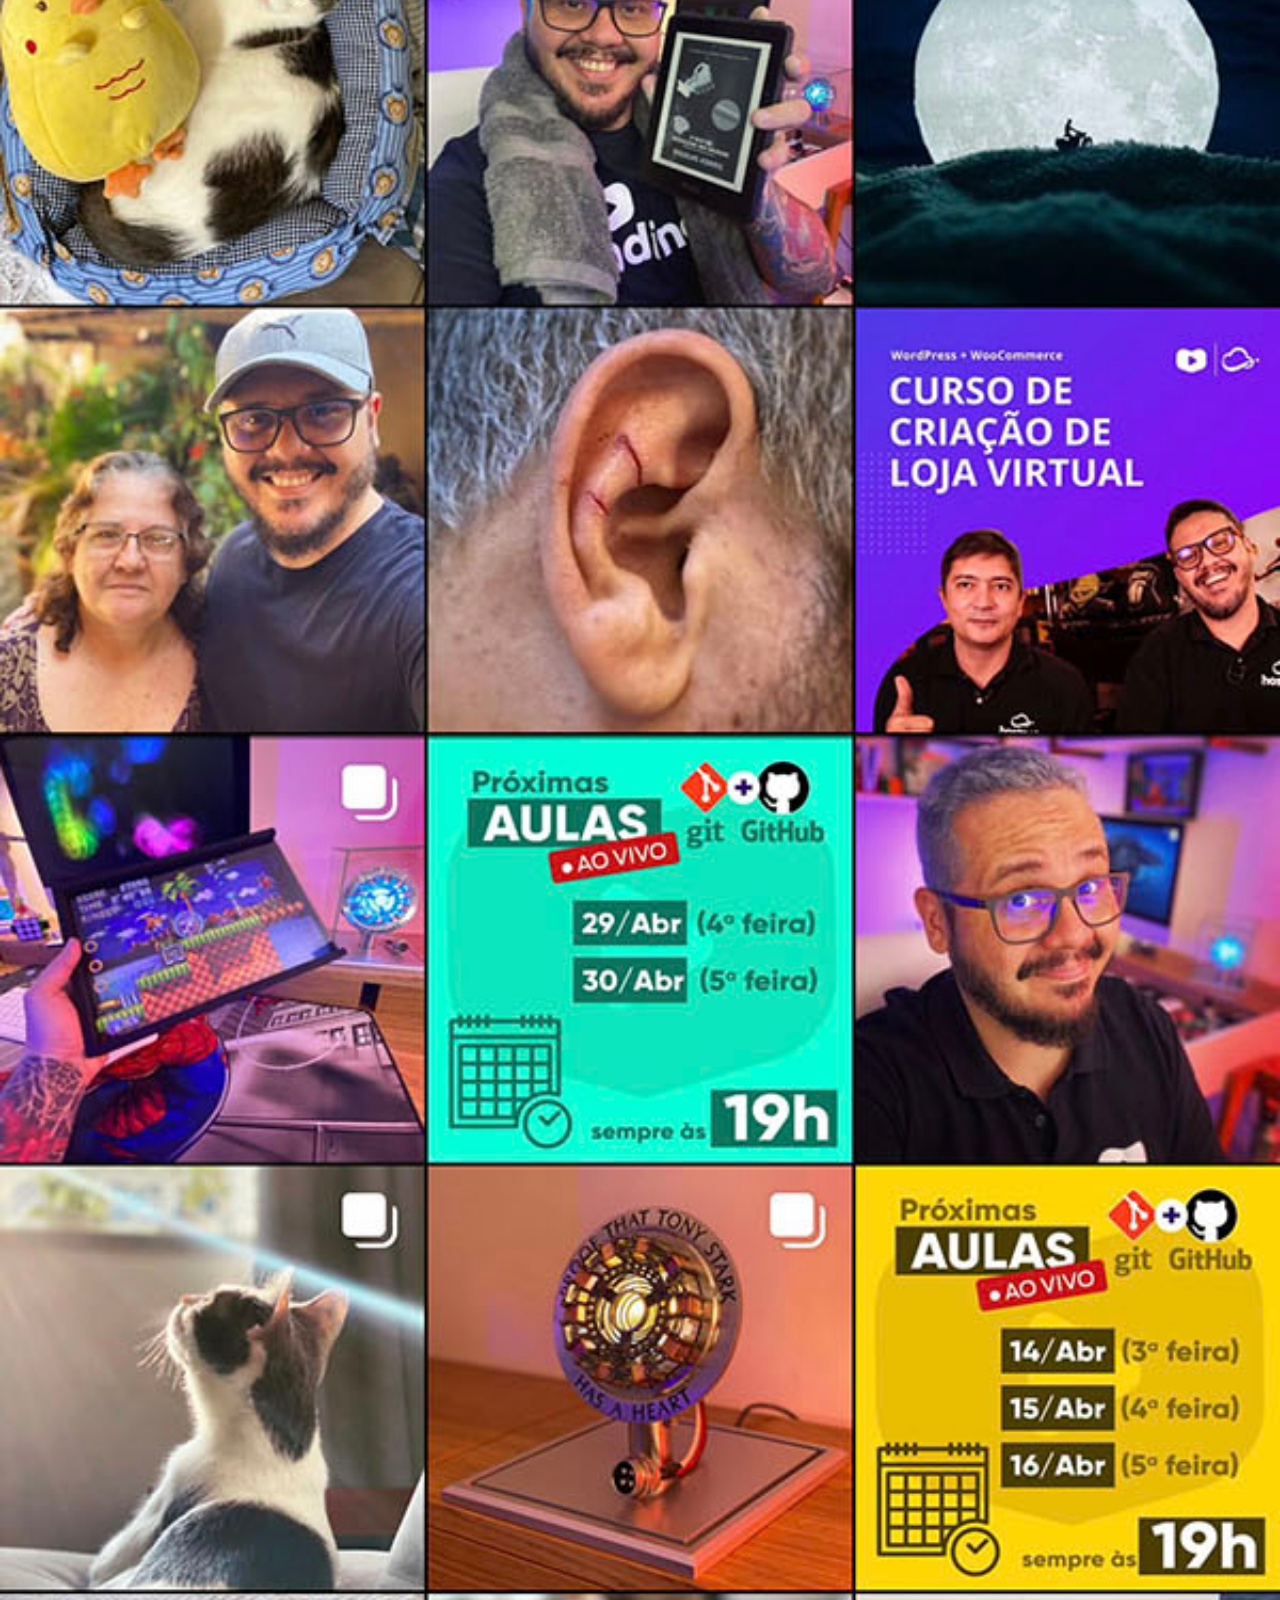
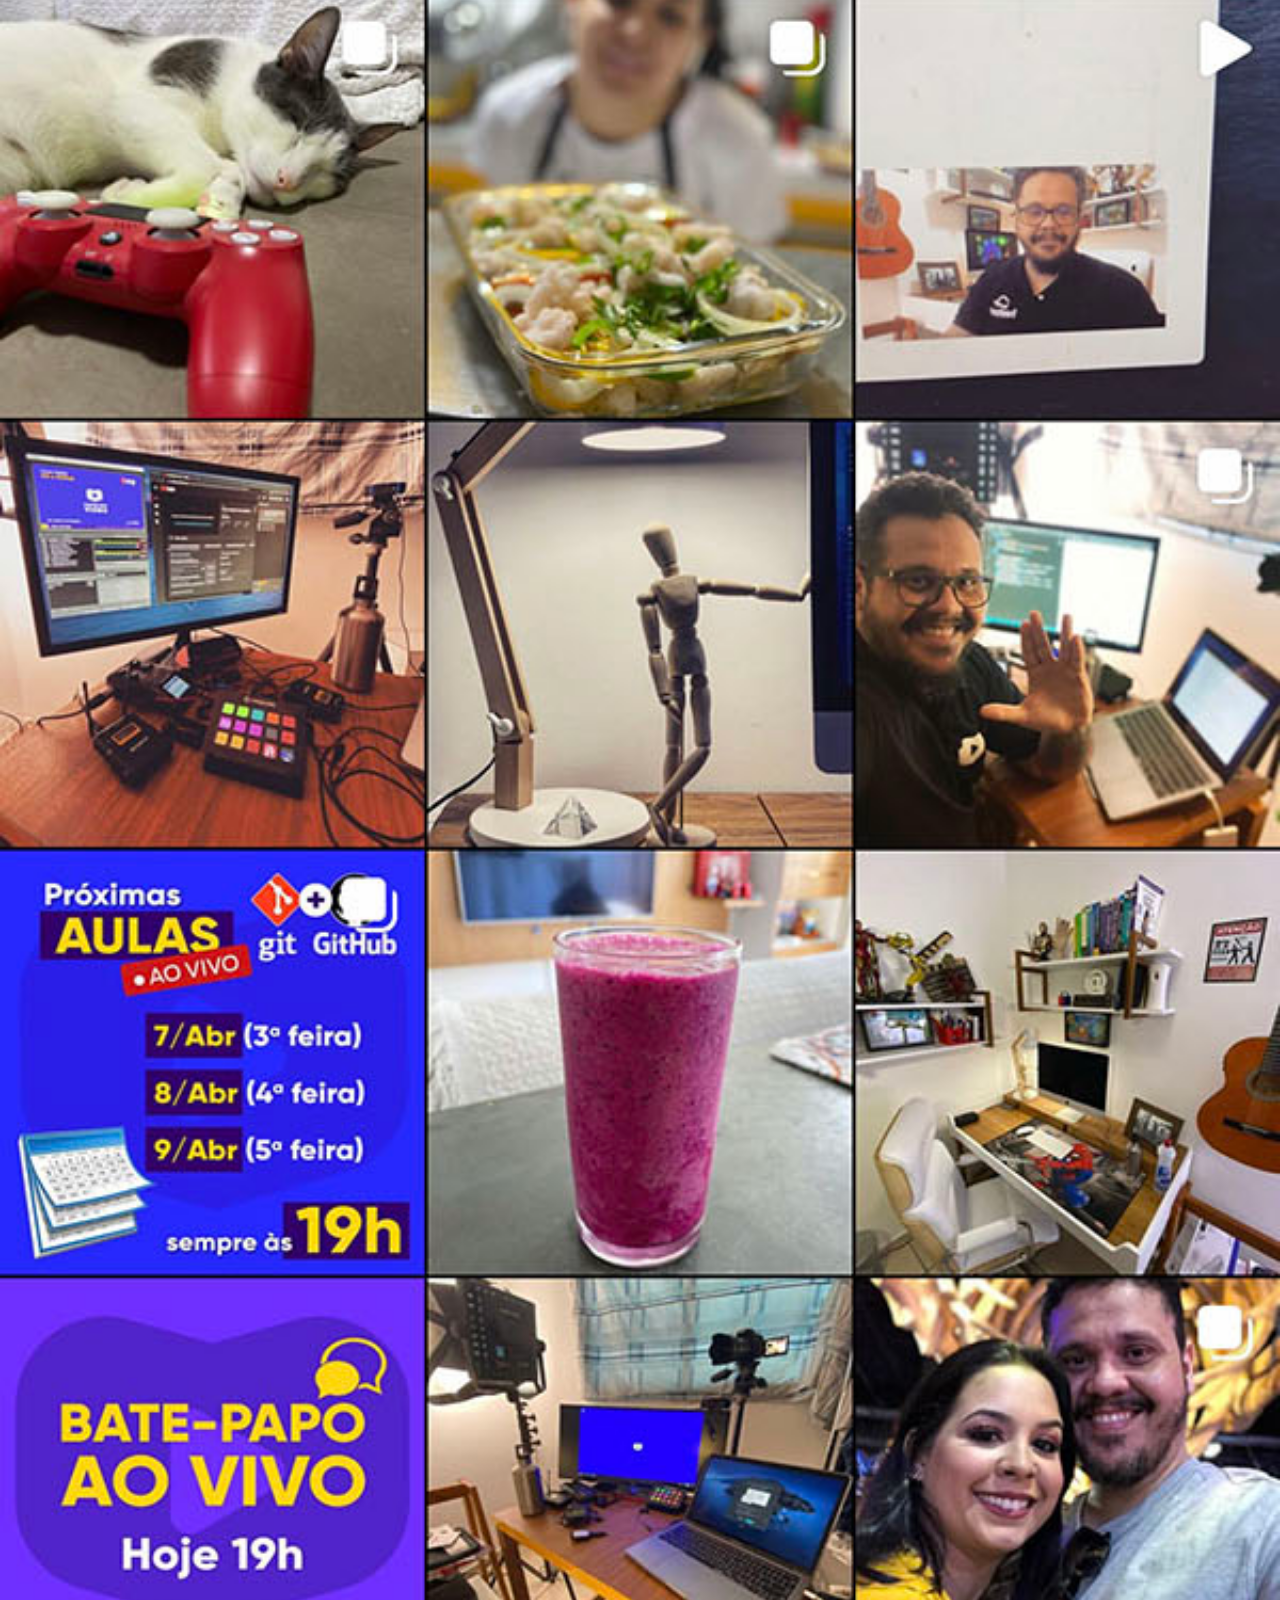
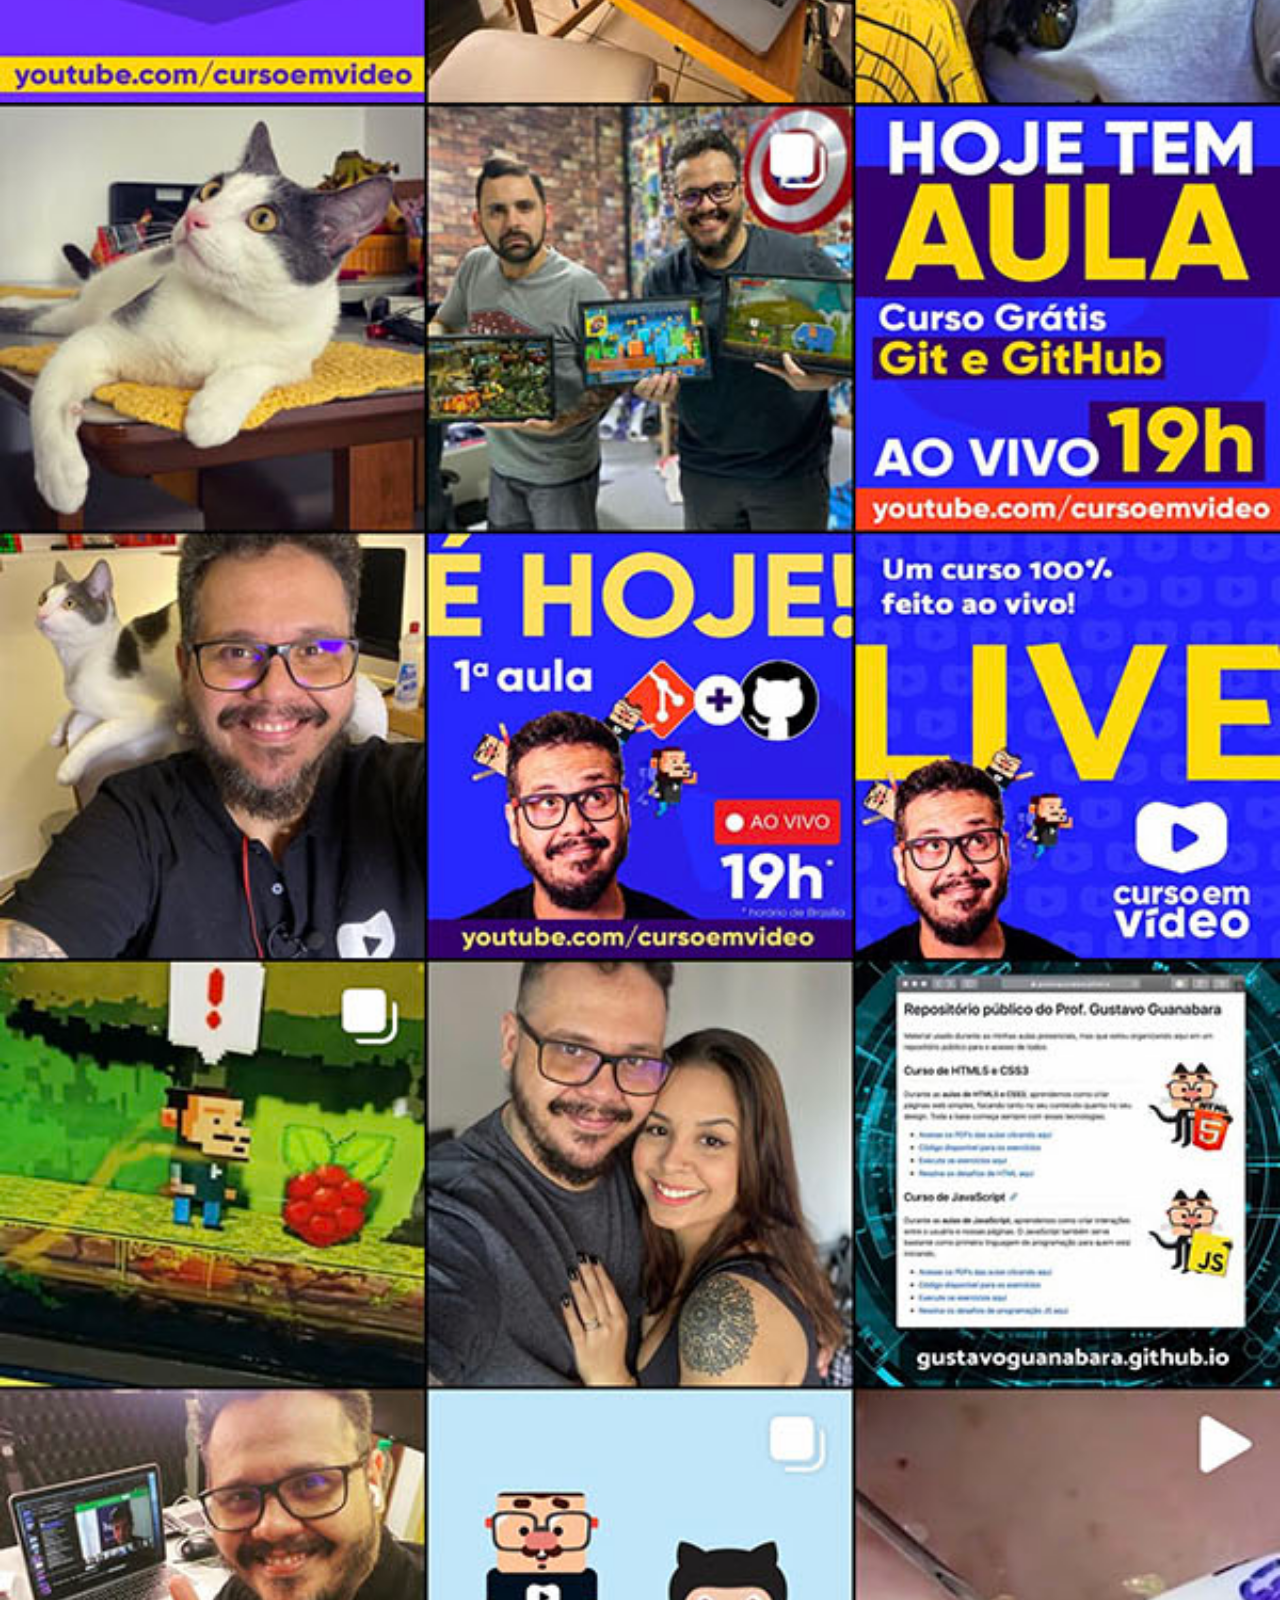
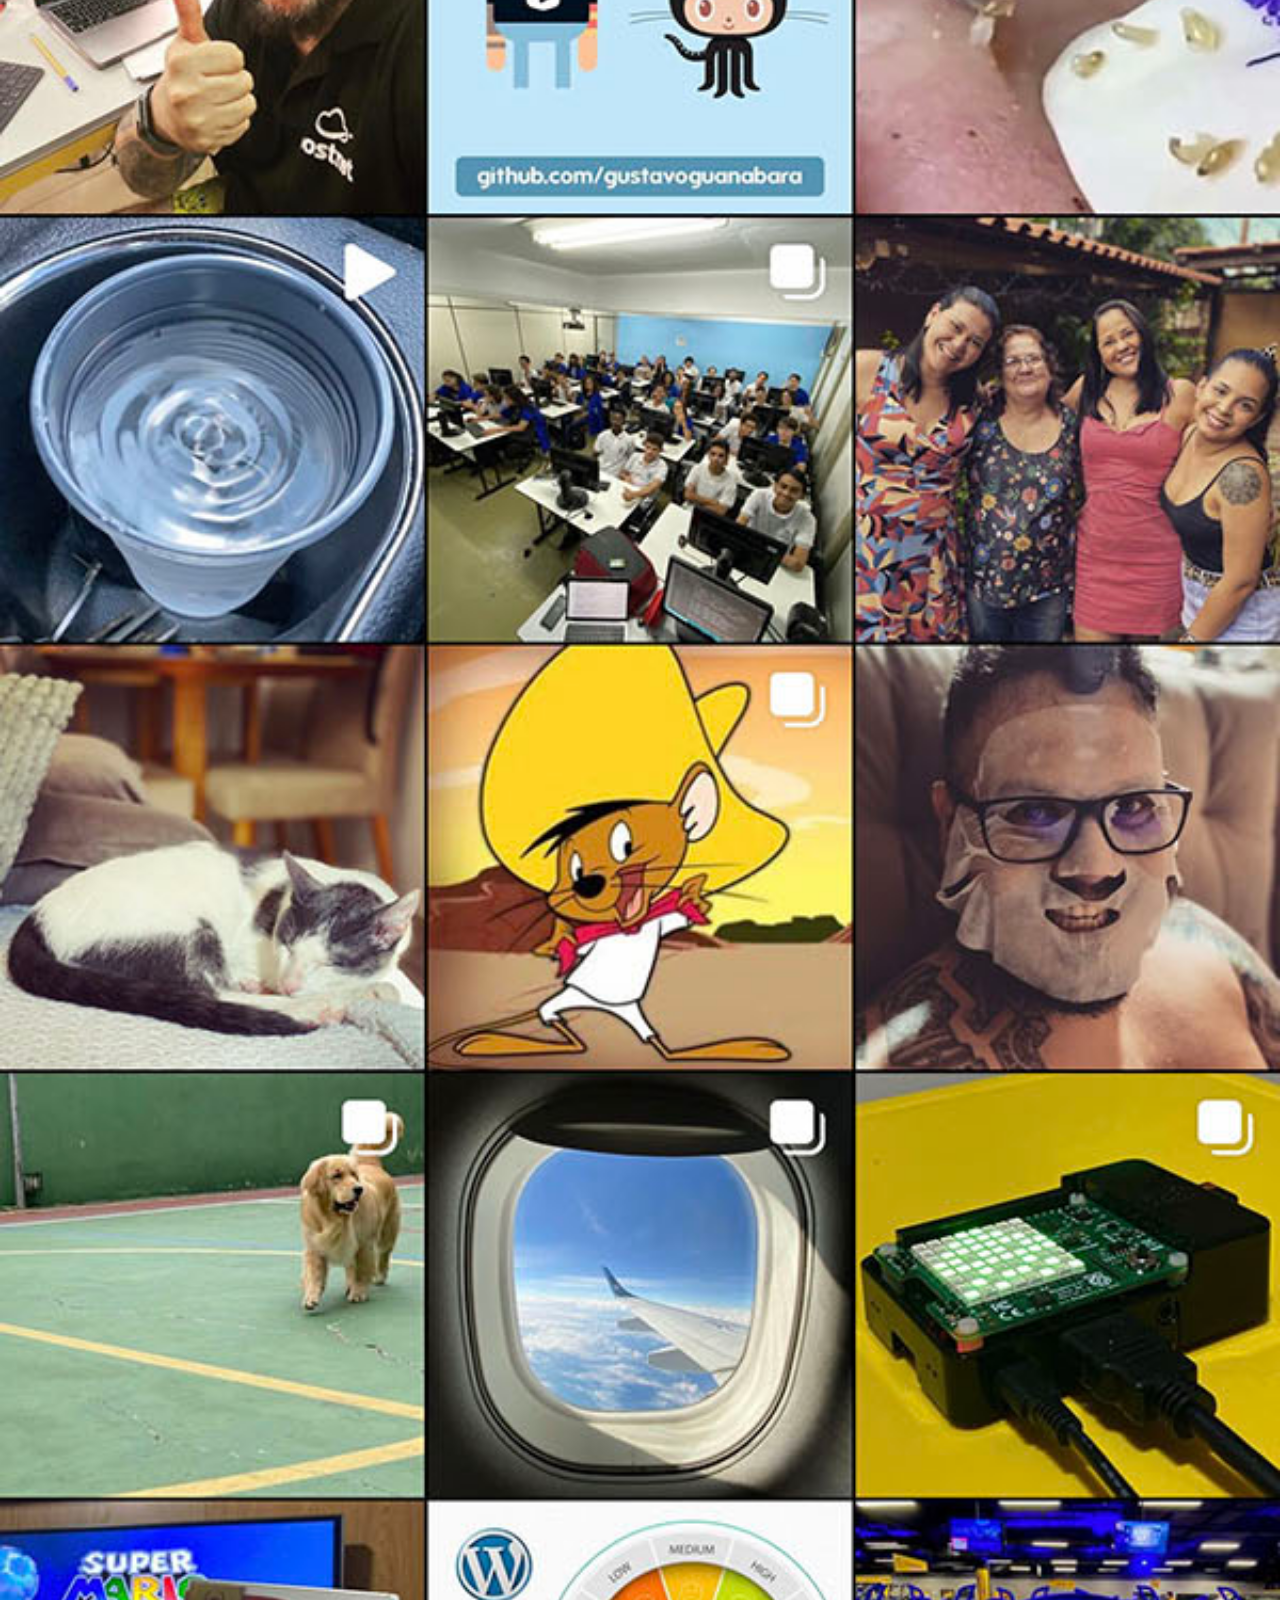
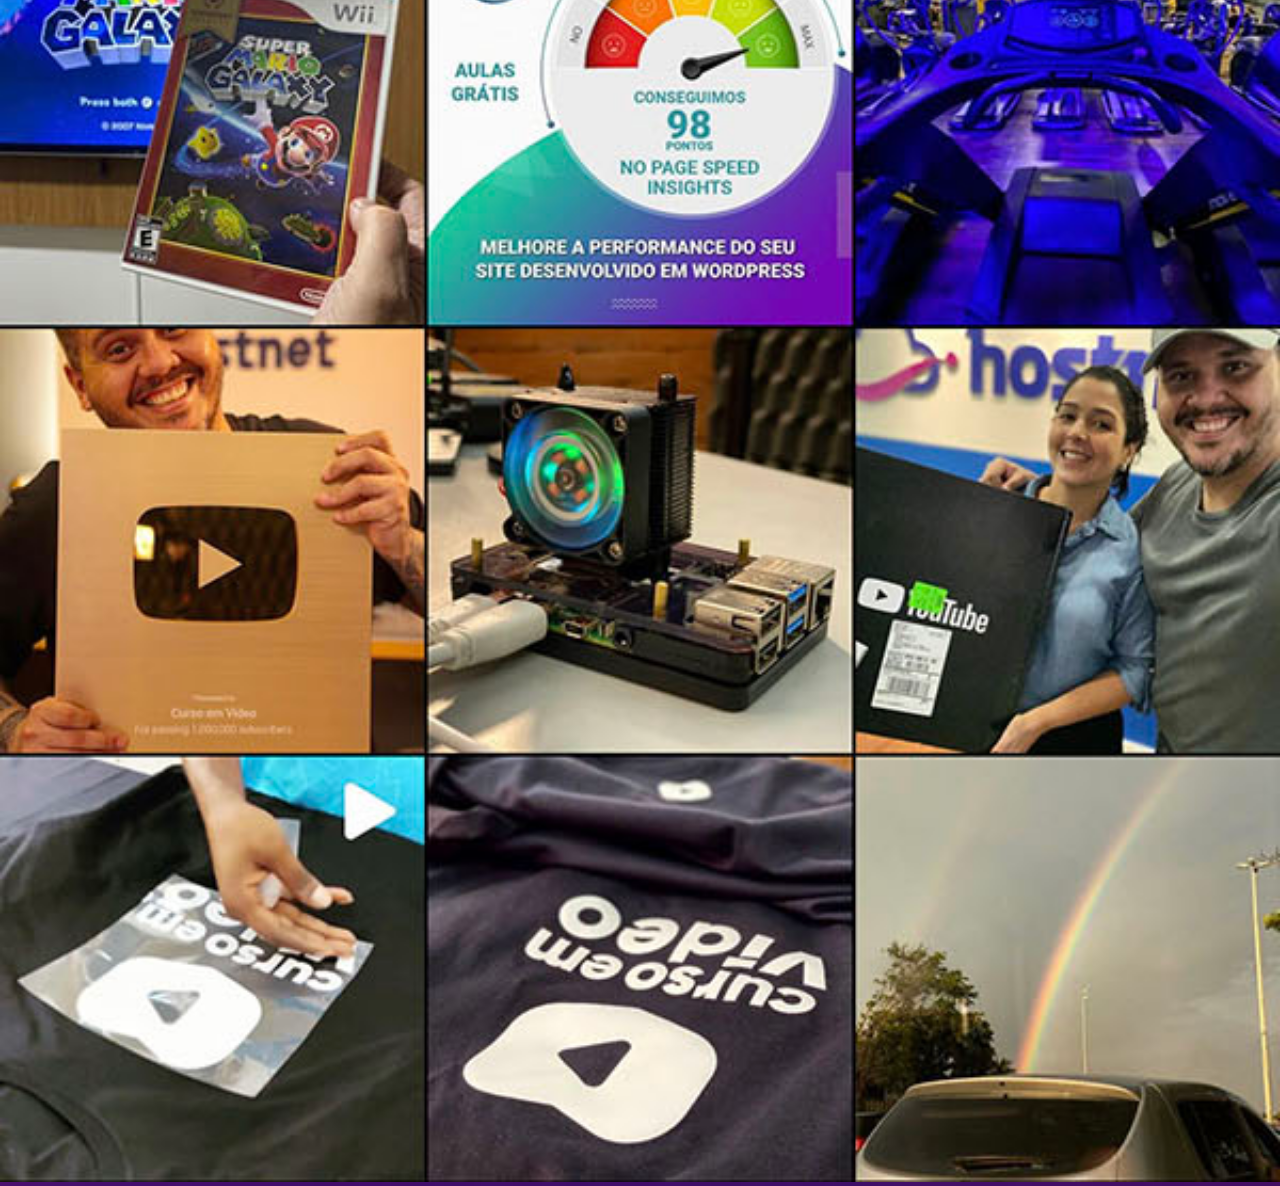
<file: pastas iframe/instagram.html>
<!DOCTYPE html>
<html lang="en">
<head>
    <meta charset="UTF-8">
    <meta name="viewport" content="width=device-width, initial-scale=1.0">
    <link rel="stylesheet" href="../design/iframe.css">
    <title>instagram</title>
</head>
<body>
    <img src="../imagens/imagens/tela-instagram.jpg" alt="">
</body>
</html>
</file>
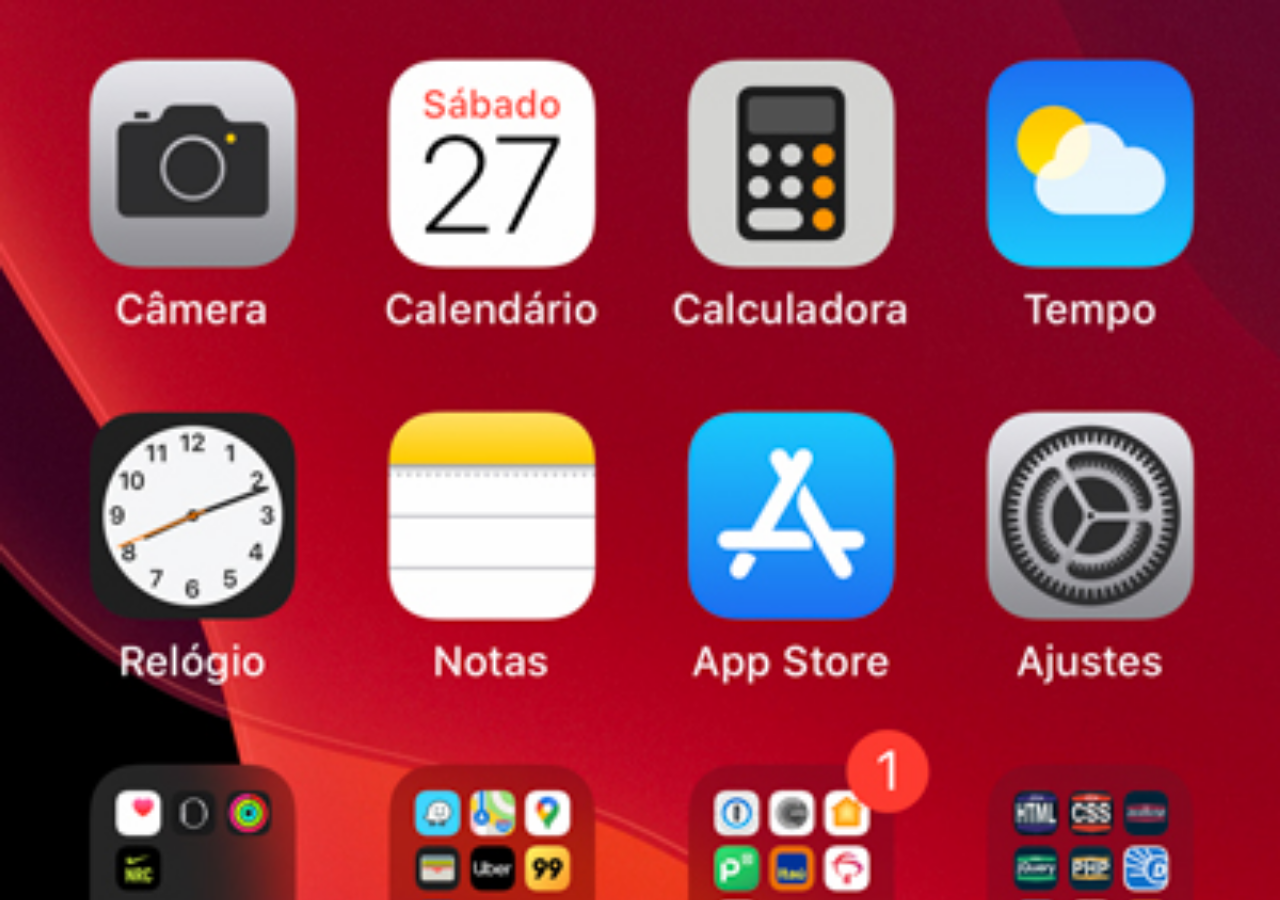
<file: pastas iframe/tela.html>
<!DOCTYPE html>
<html lang="en">
<head>
    <meta charset="UTF-8">
    <meta name="viewport" content="width=device-width, initial-scale=1.0">
    <title>tela normal</title>
    <link rel="stylesheet" href="../design/iframe.css">
</head>
<body>

</body>
</html>
</file>
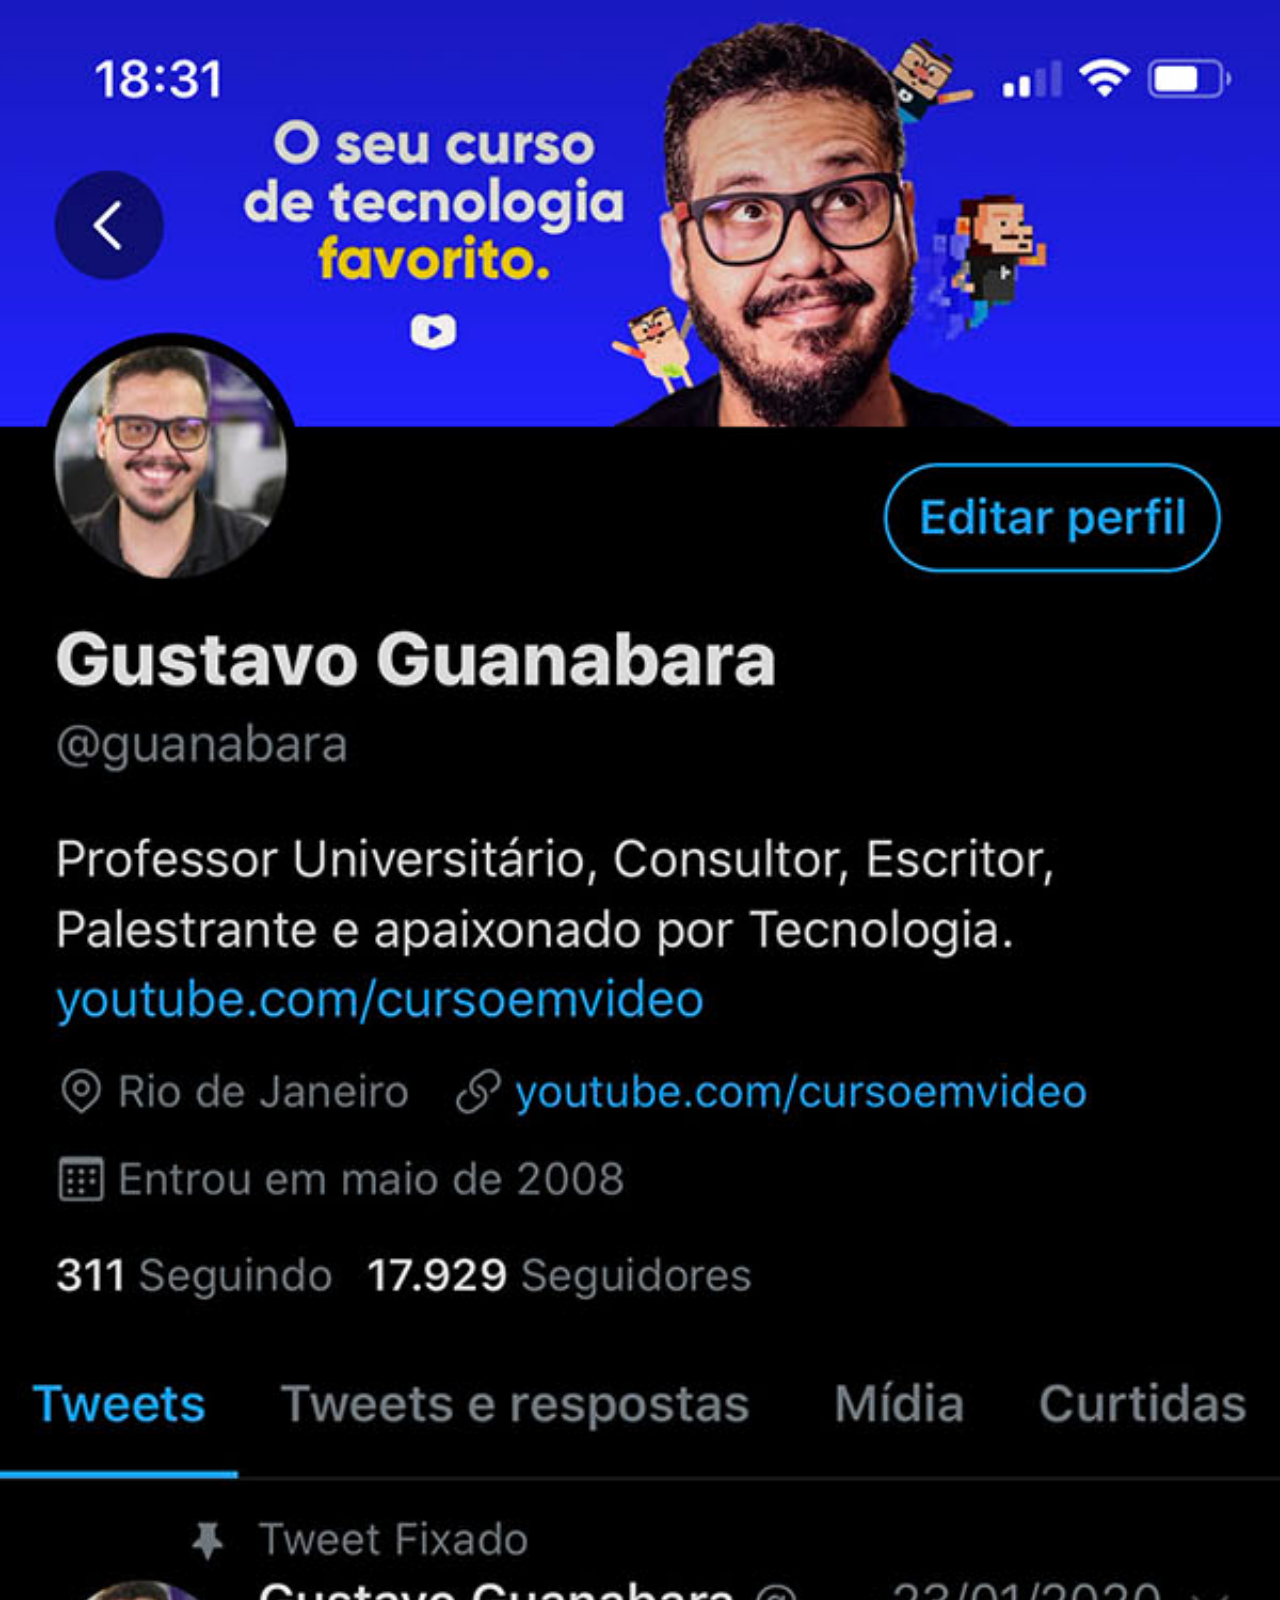
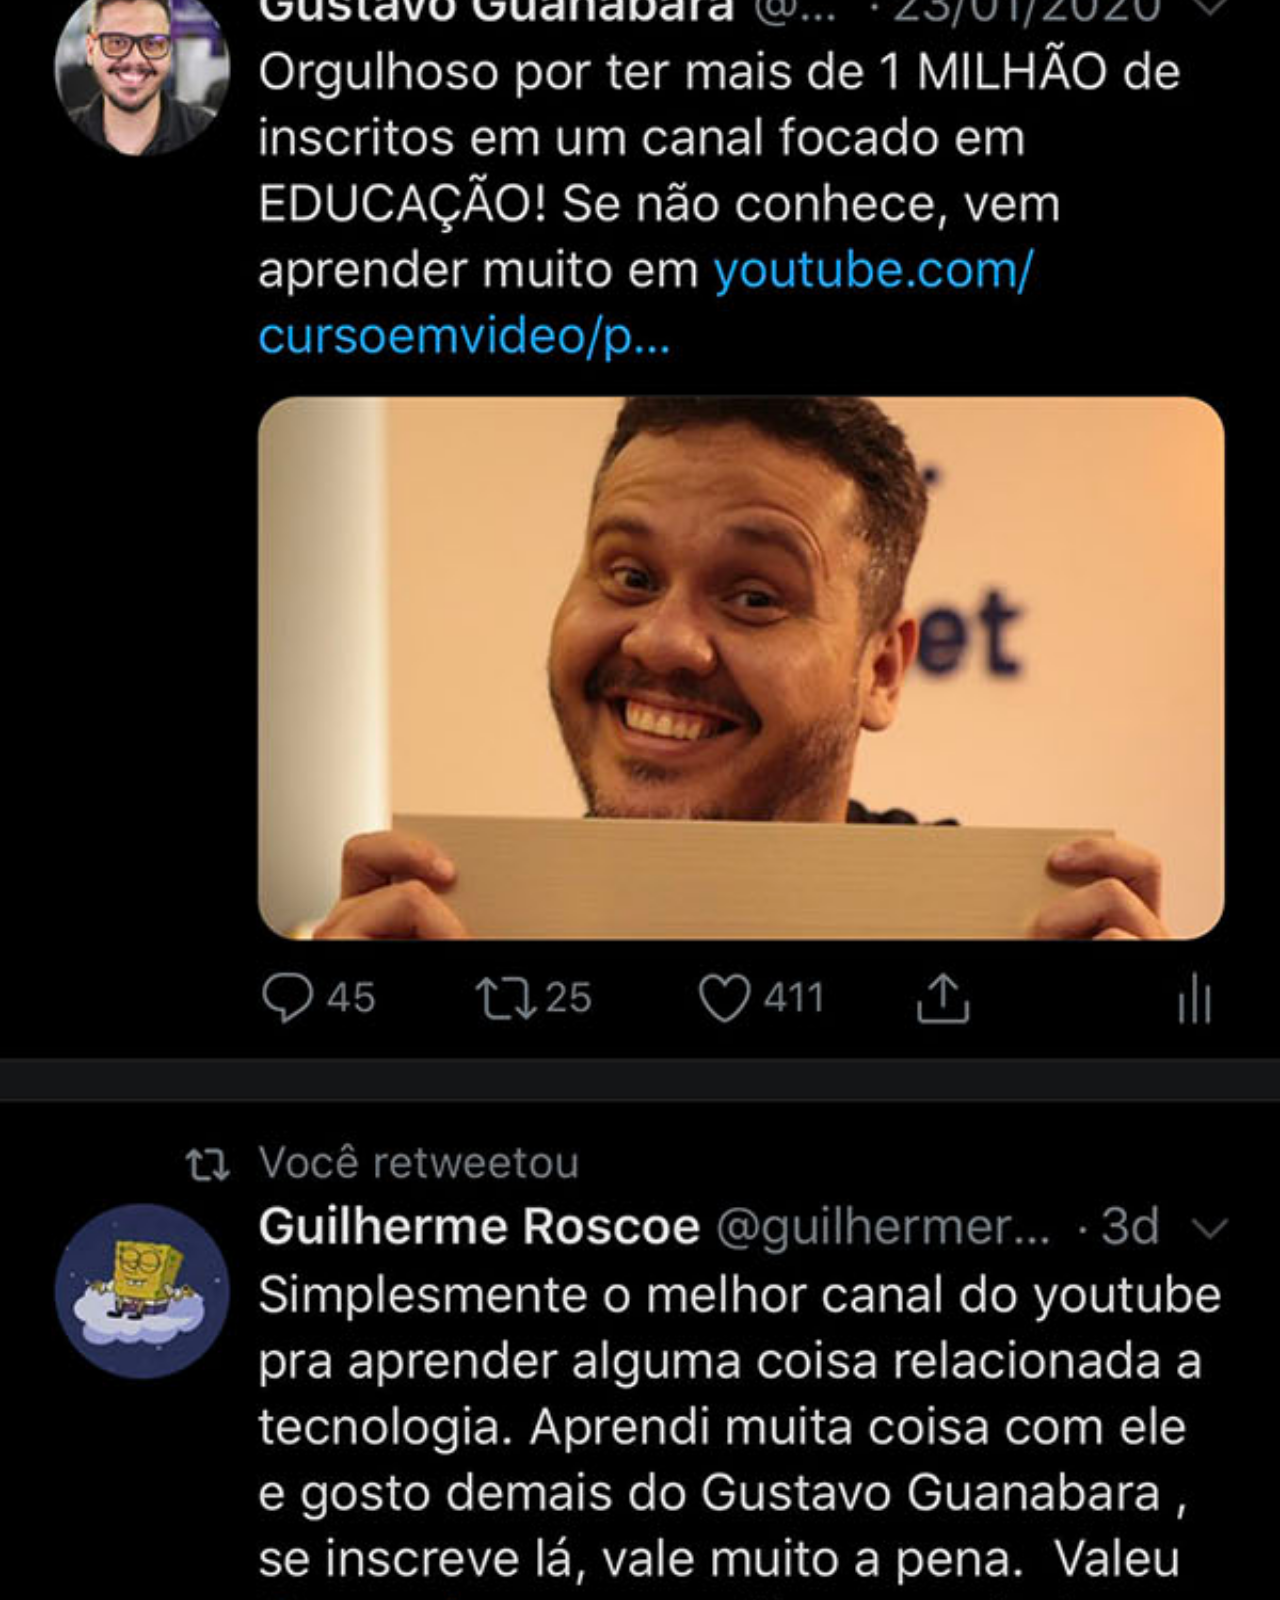
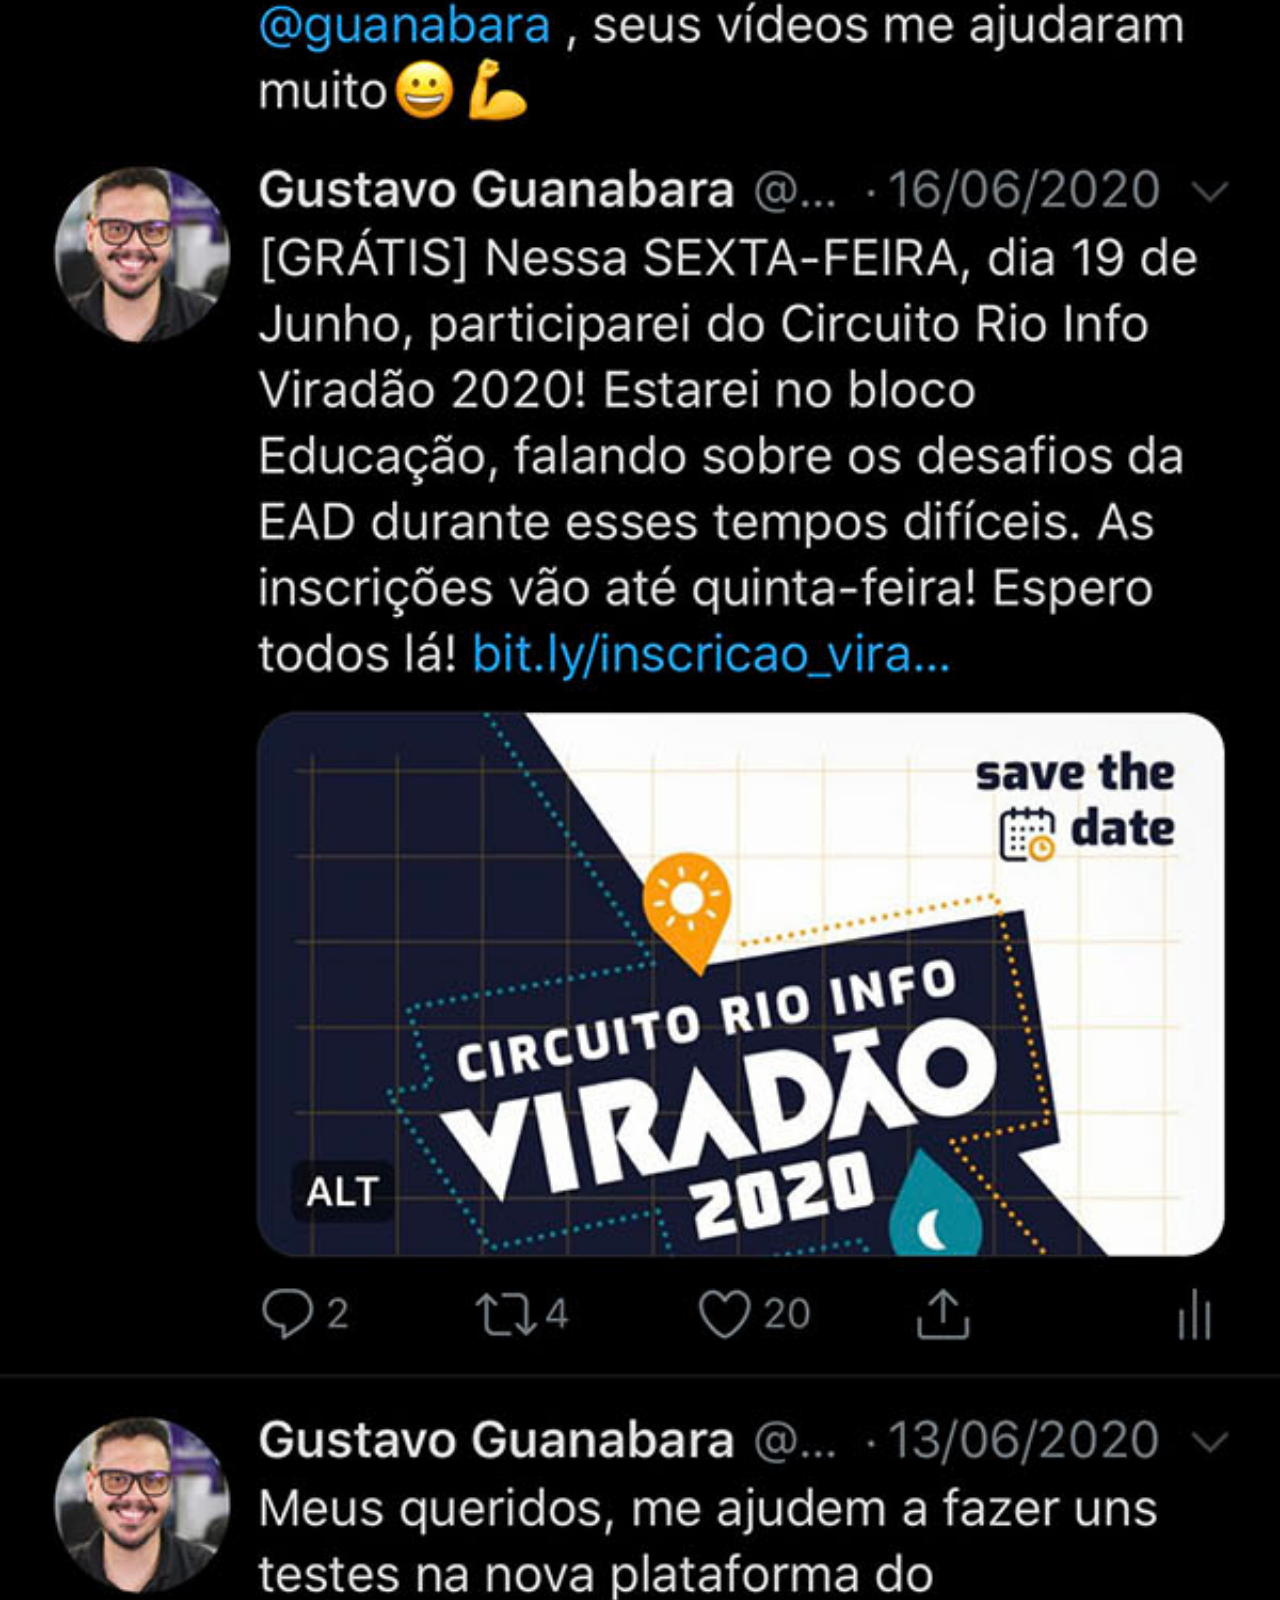
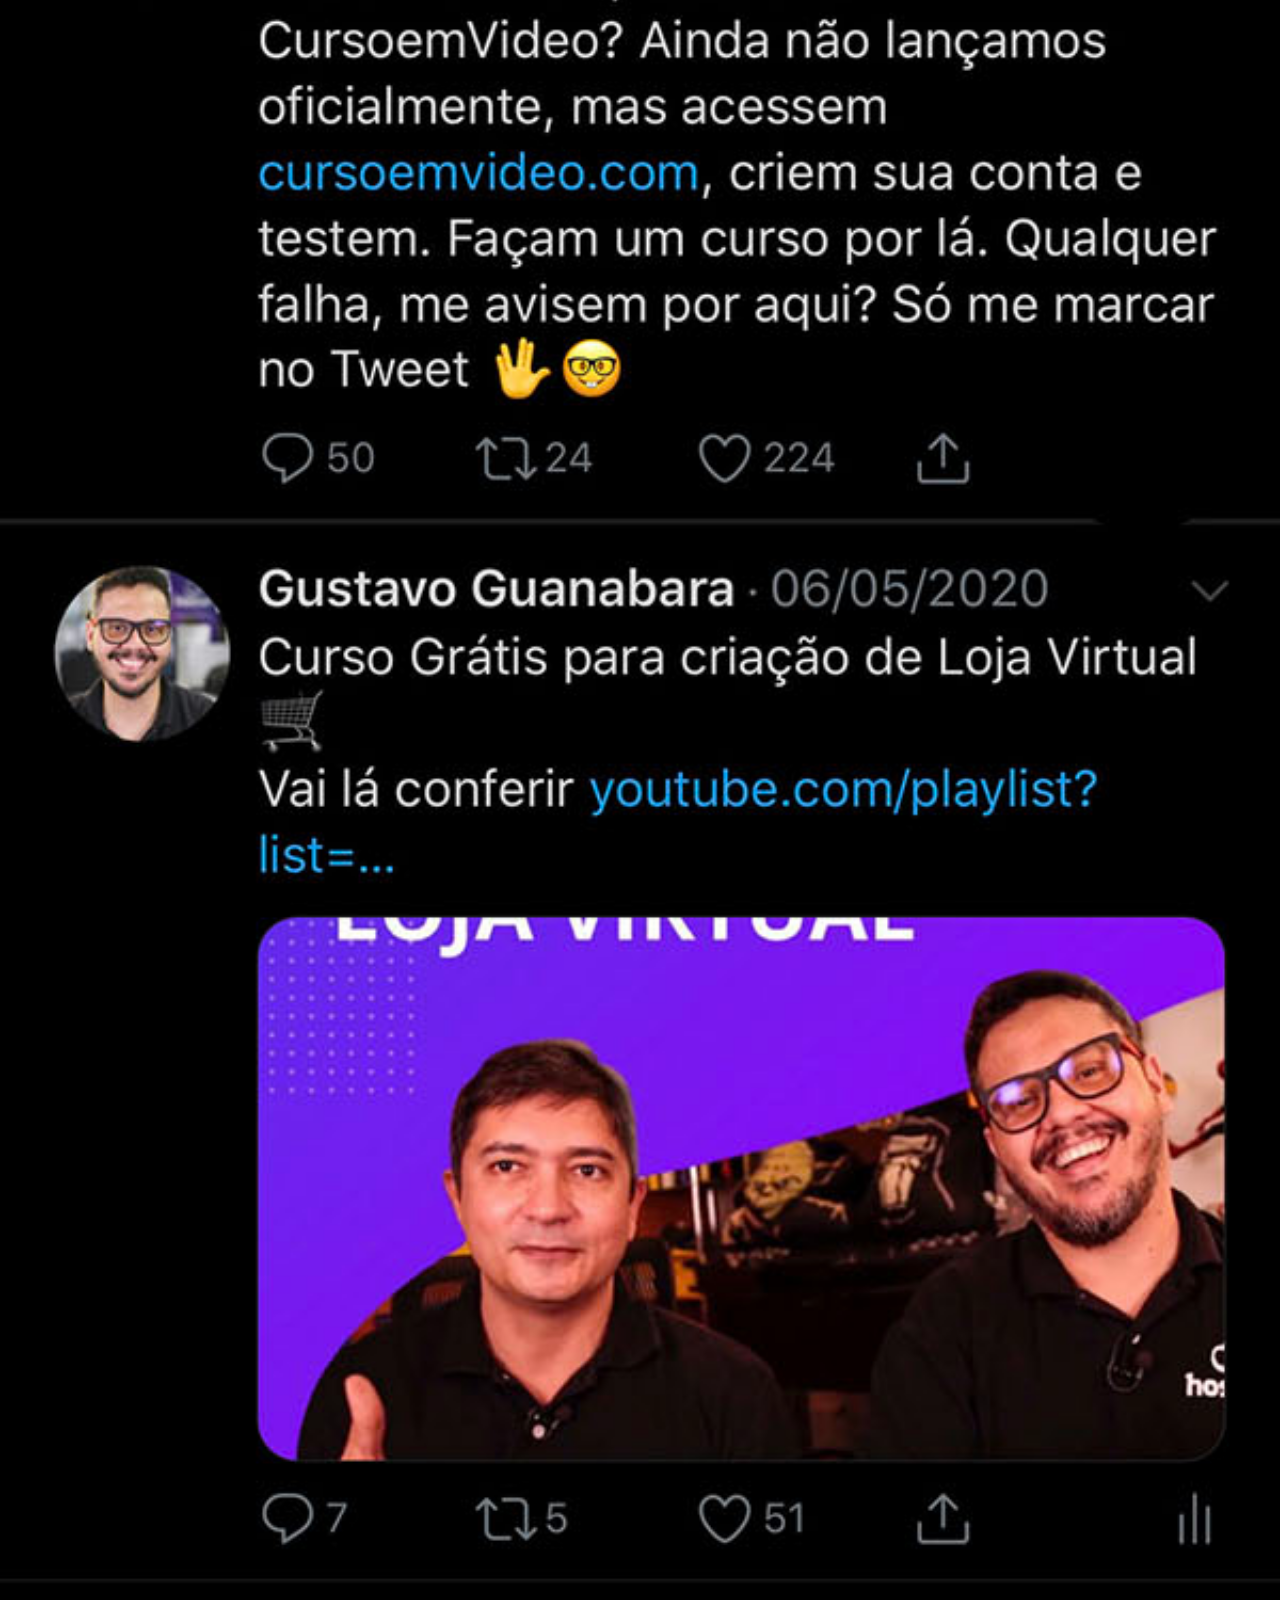
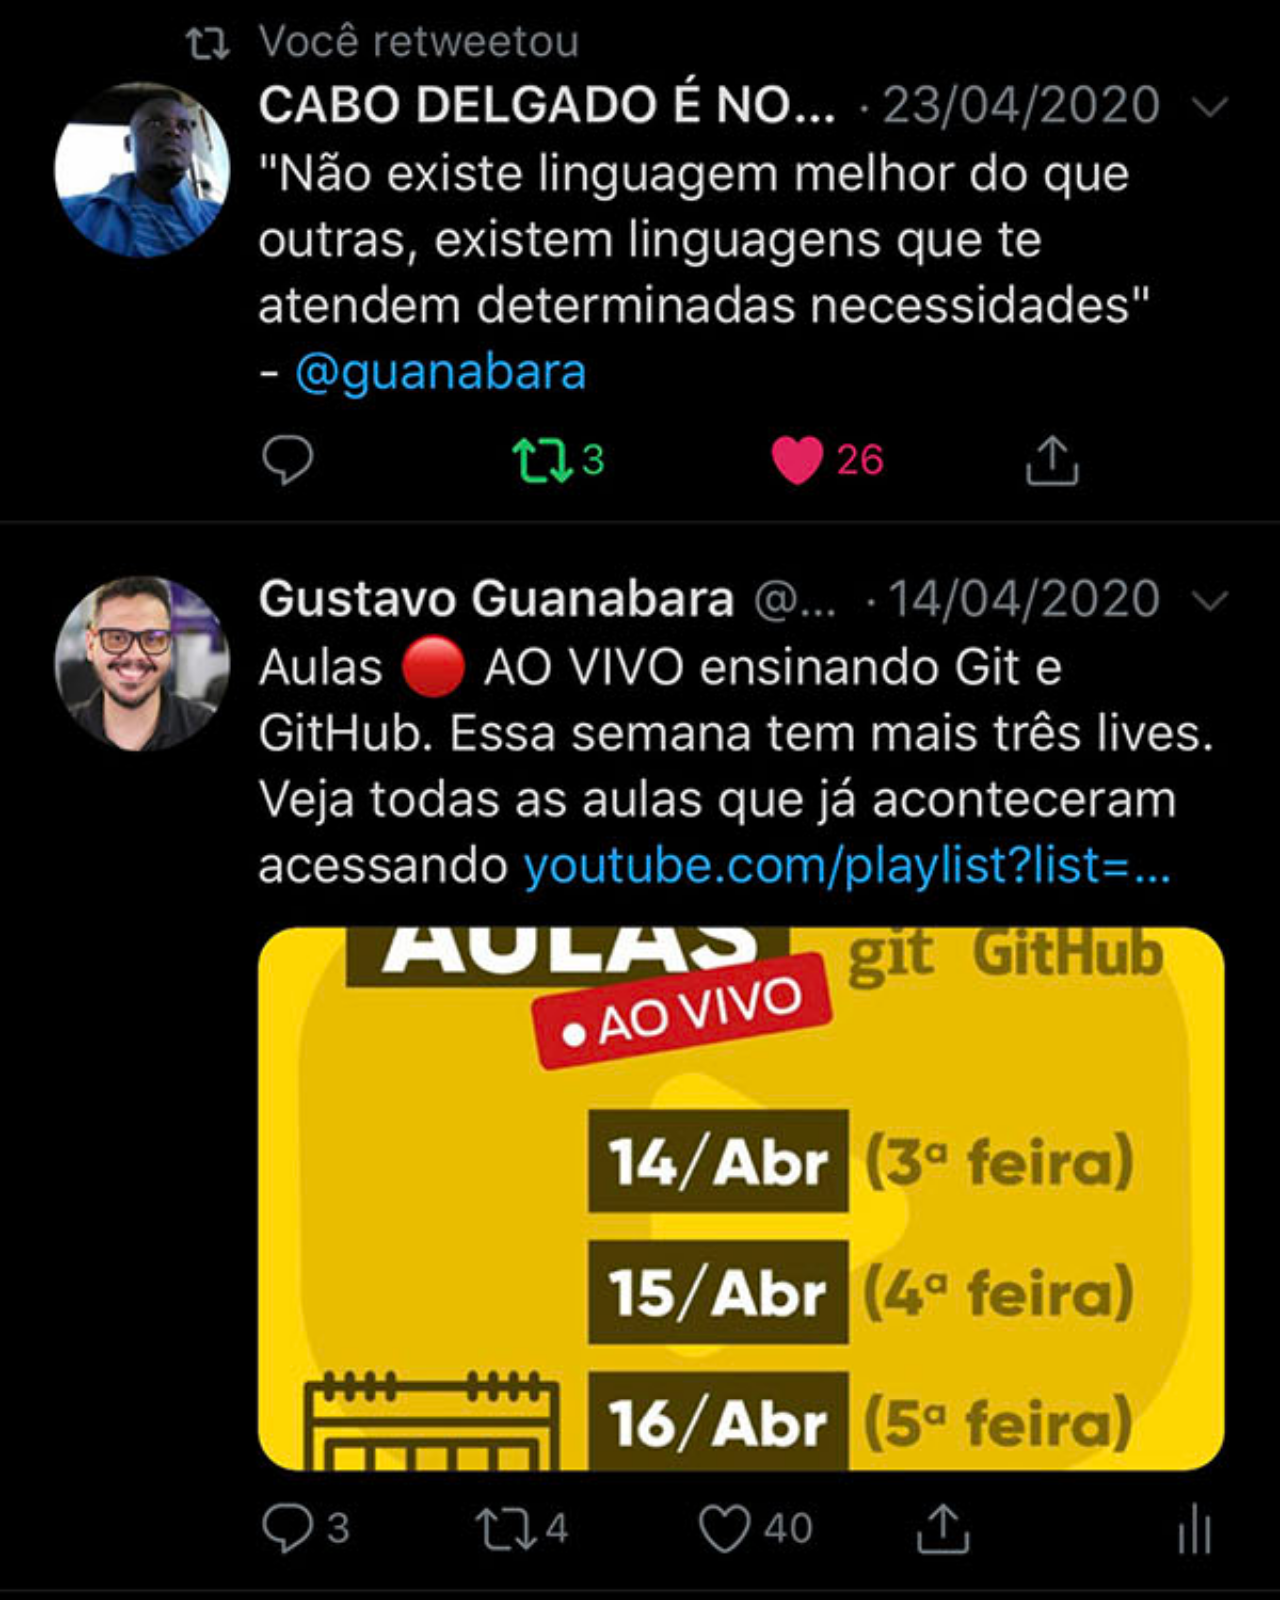
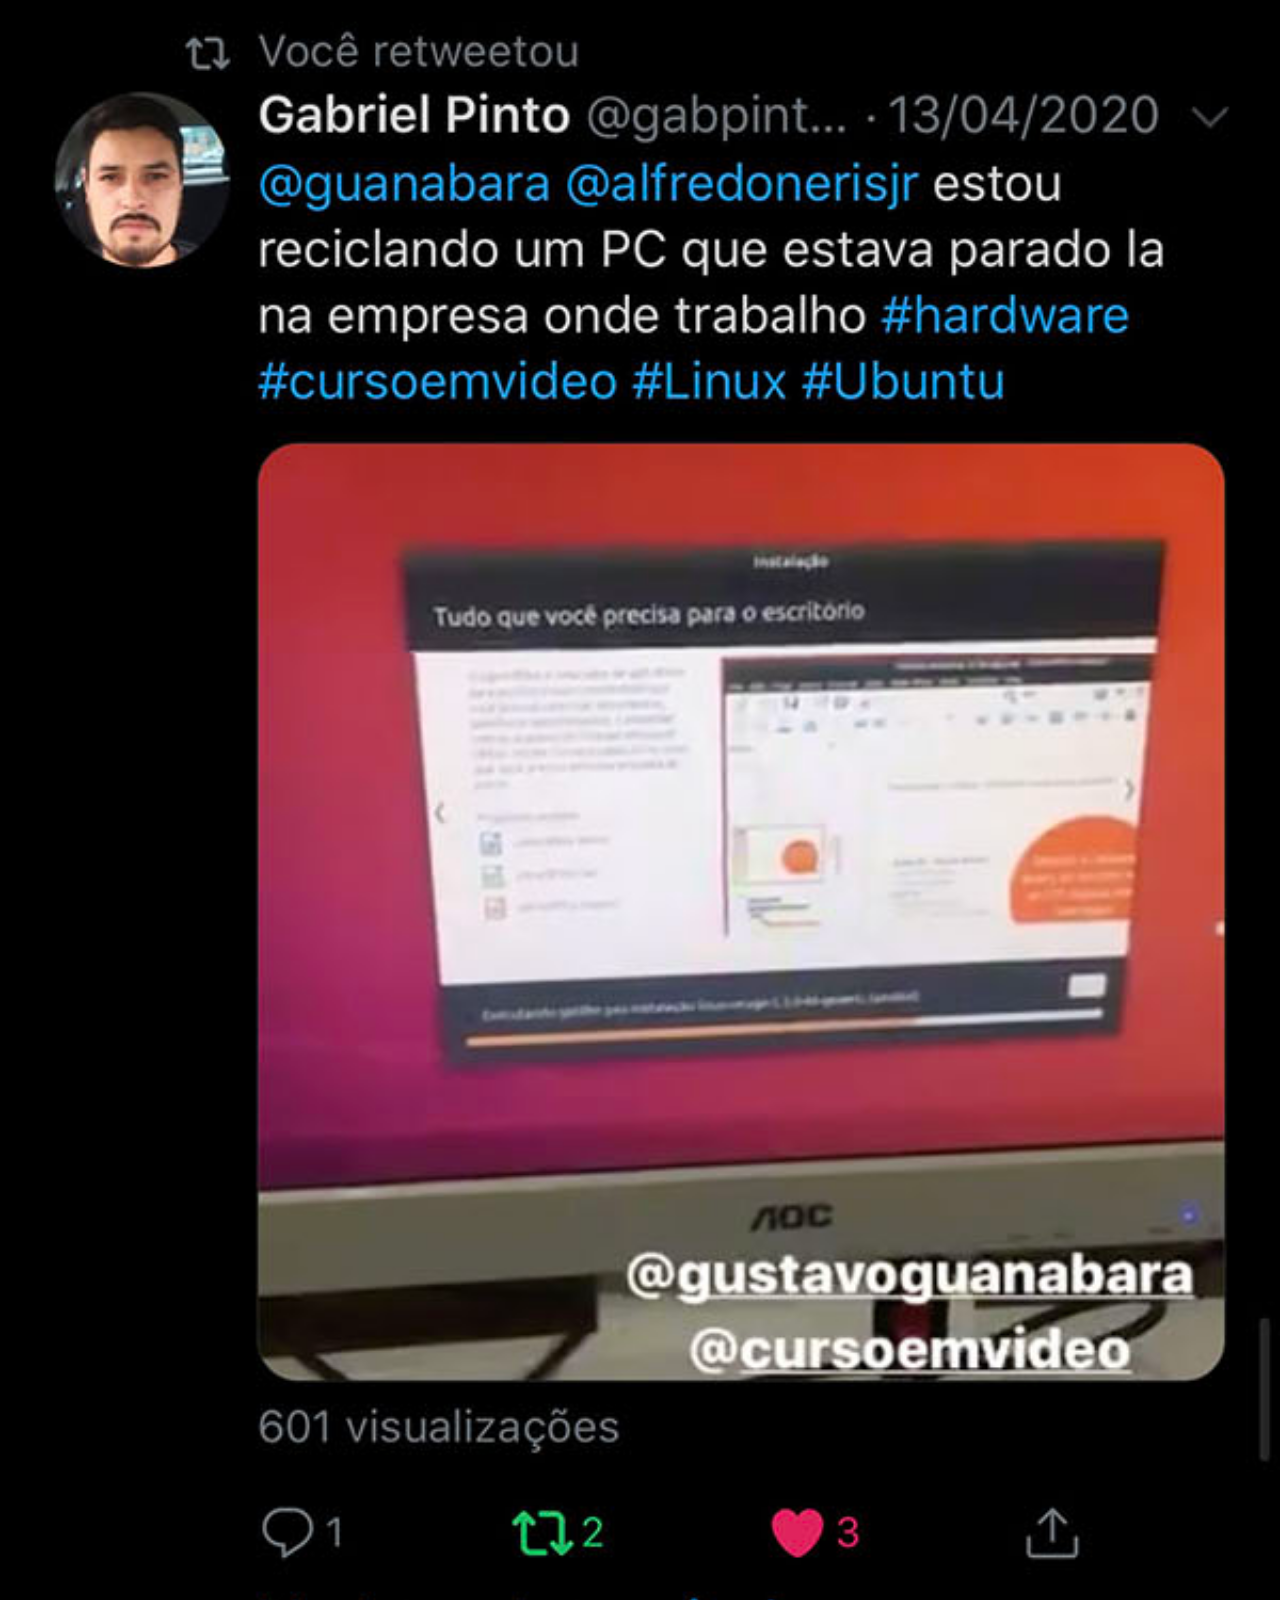
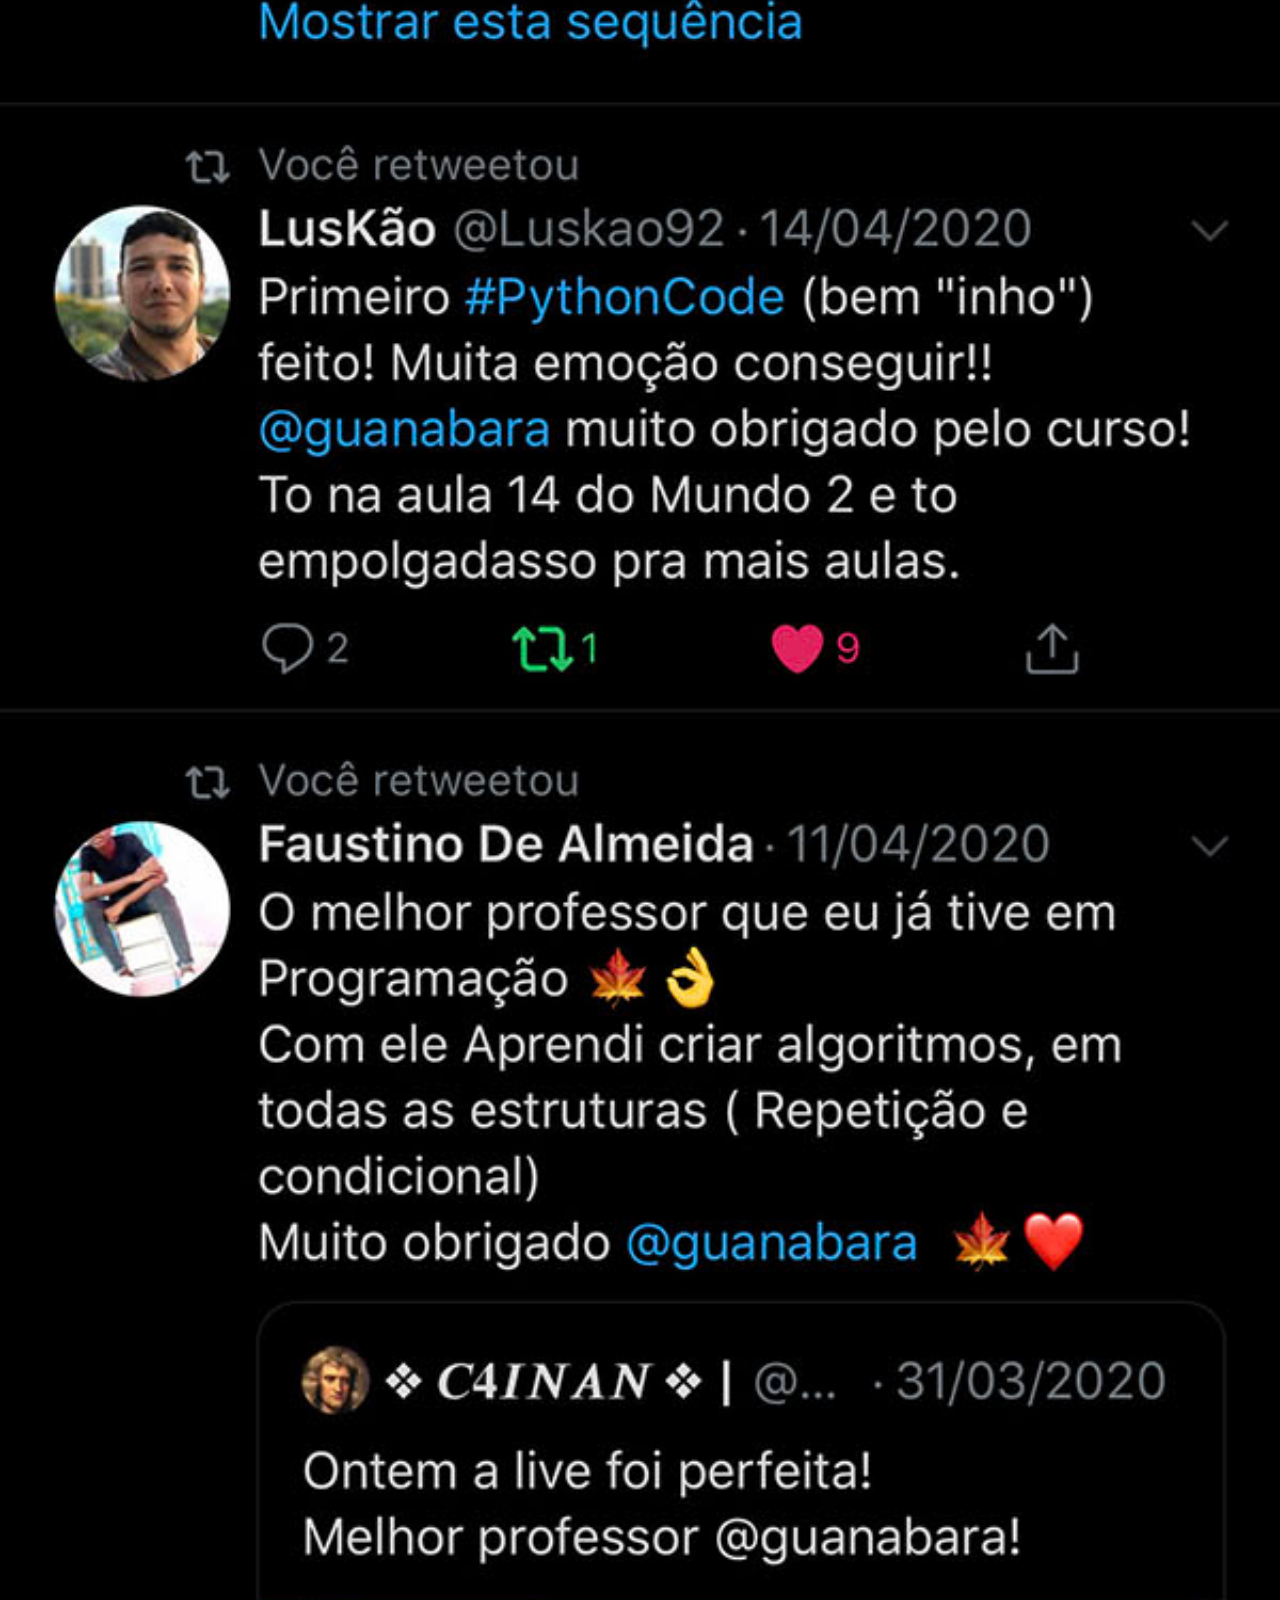
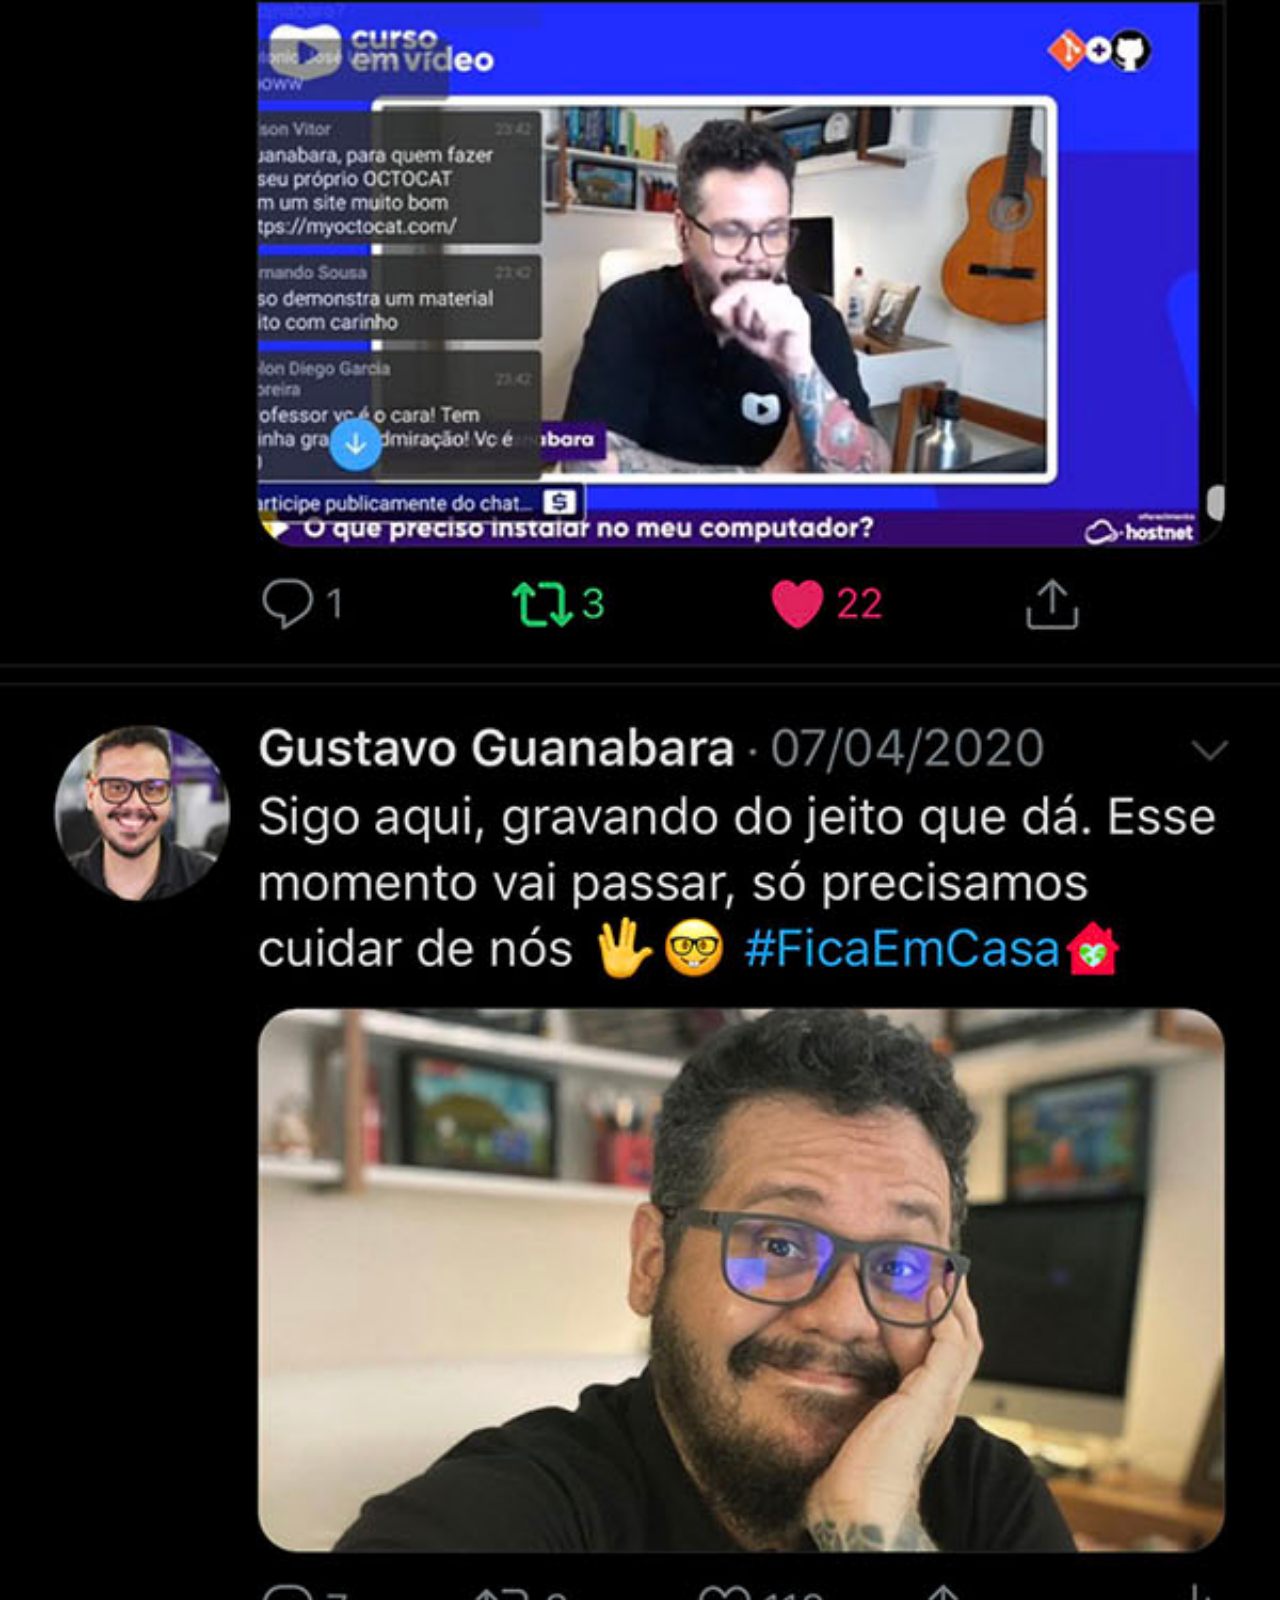
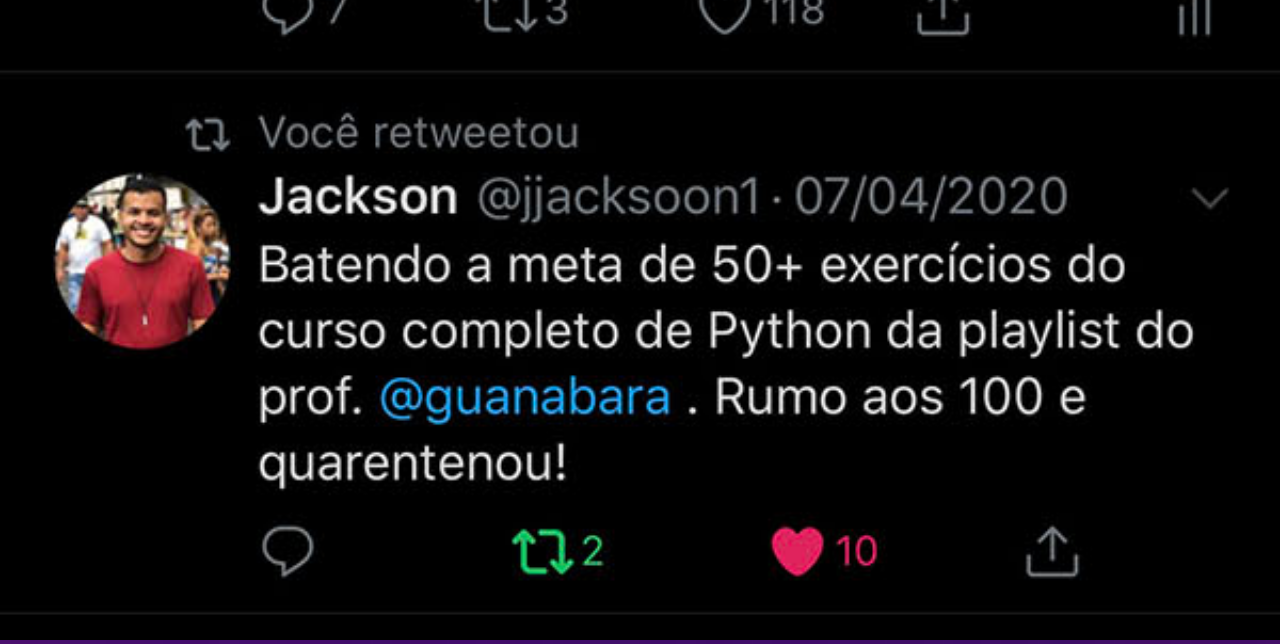
<file: pastas iframe/twiter.html>
<!DOCTYPE html>
<html lang="en">
<head>
    <meta charset="UTF-8">
    <meta name="viewport" content="width=device-width, initial-scale=1.0">
    <link rel="stylesheet" href="../design/iframe.css">
    <title>twitter</title>
</head>
<body>
    <img src="../imagens/imagens/tela-twitter.jpg" alt="">
</body>
</html>
</file>
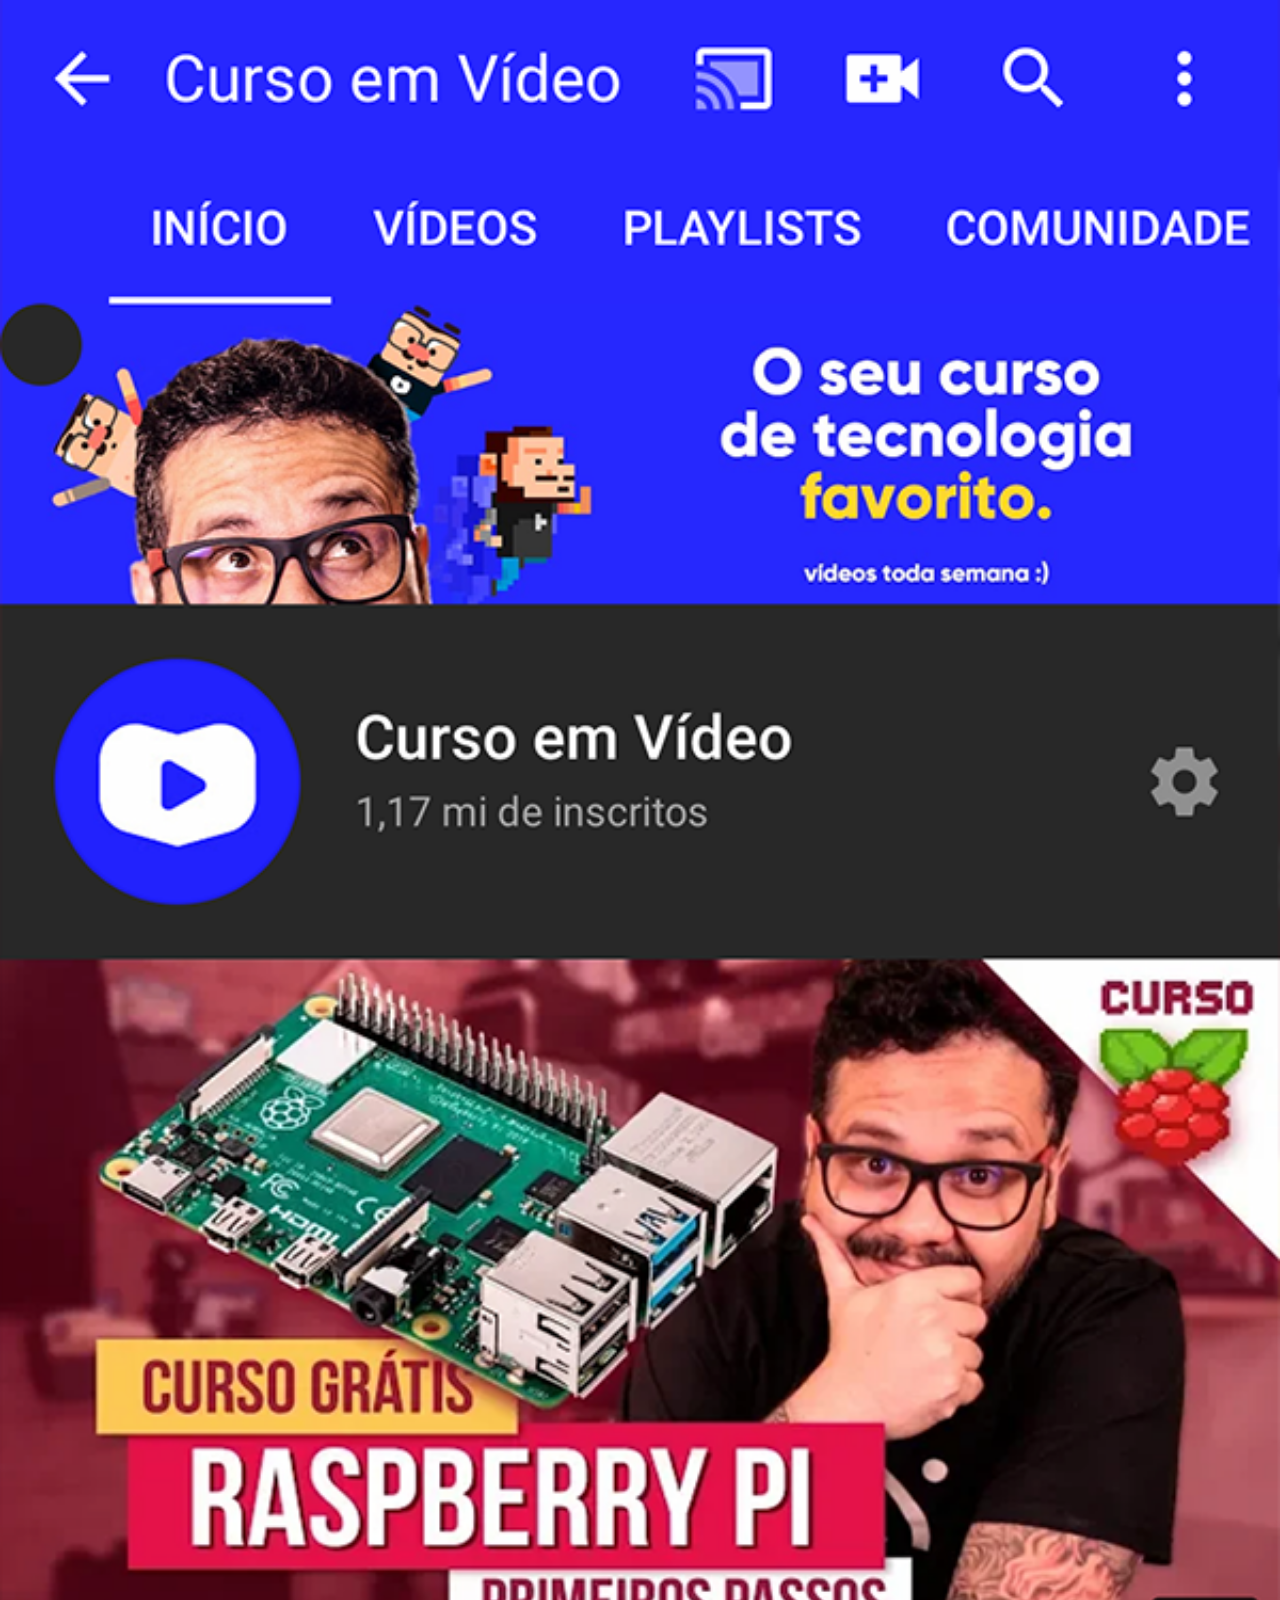
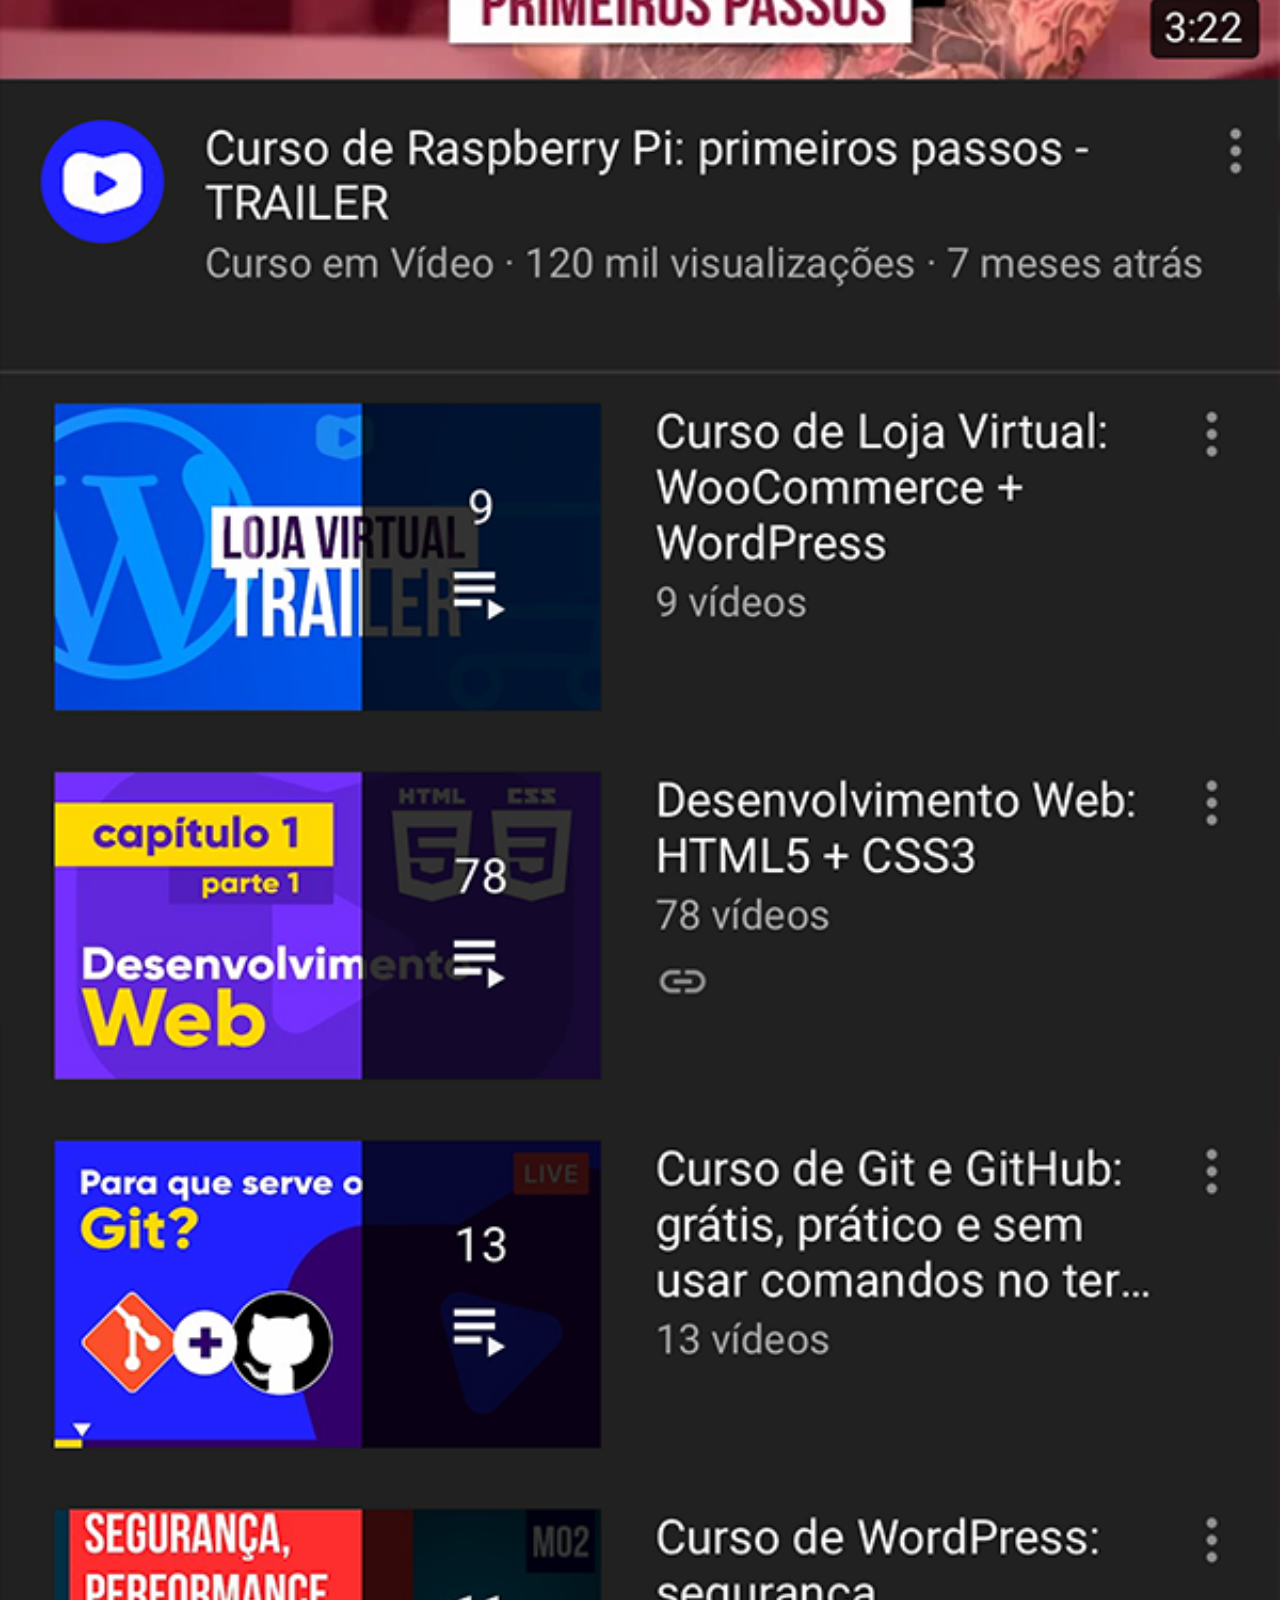
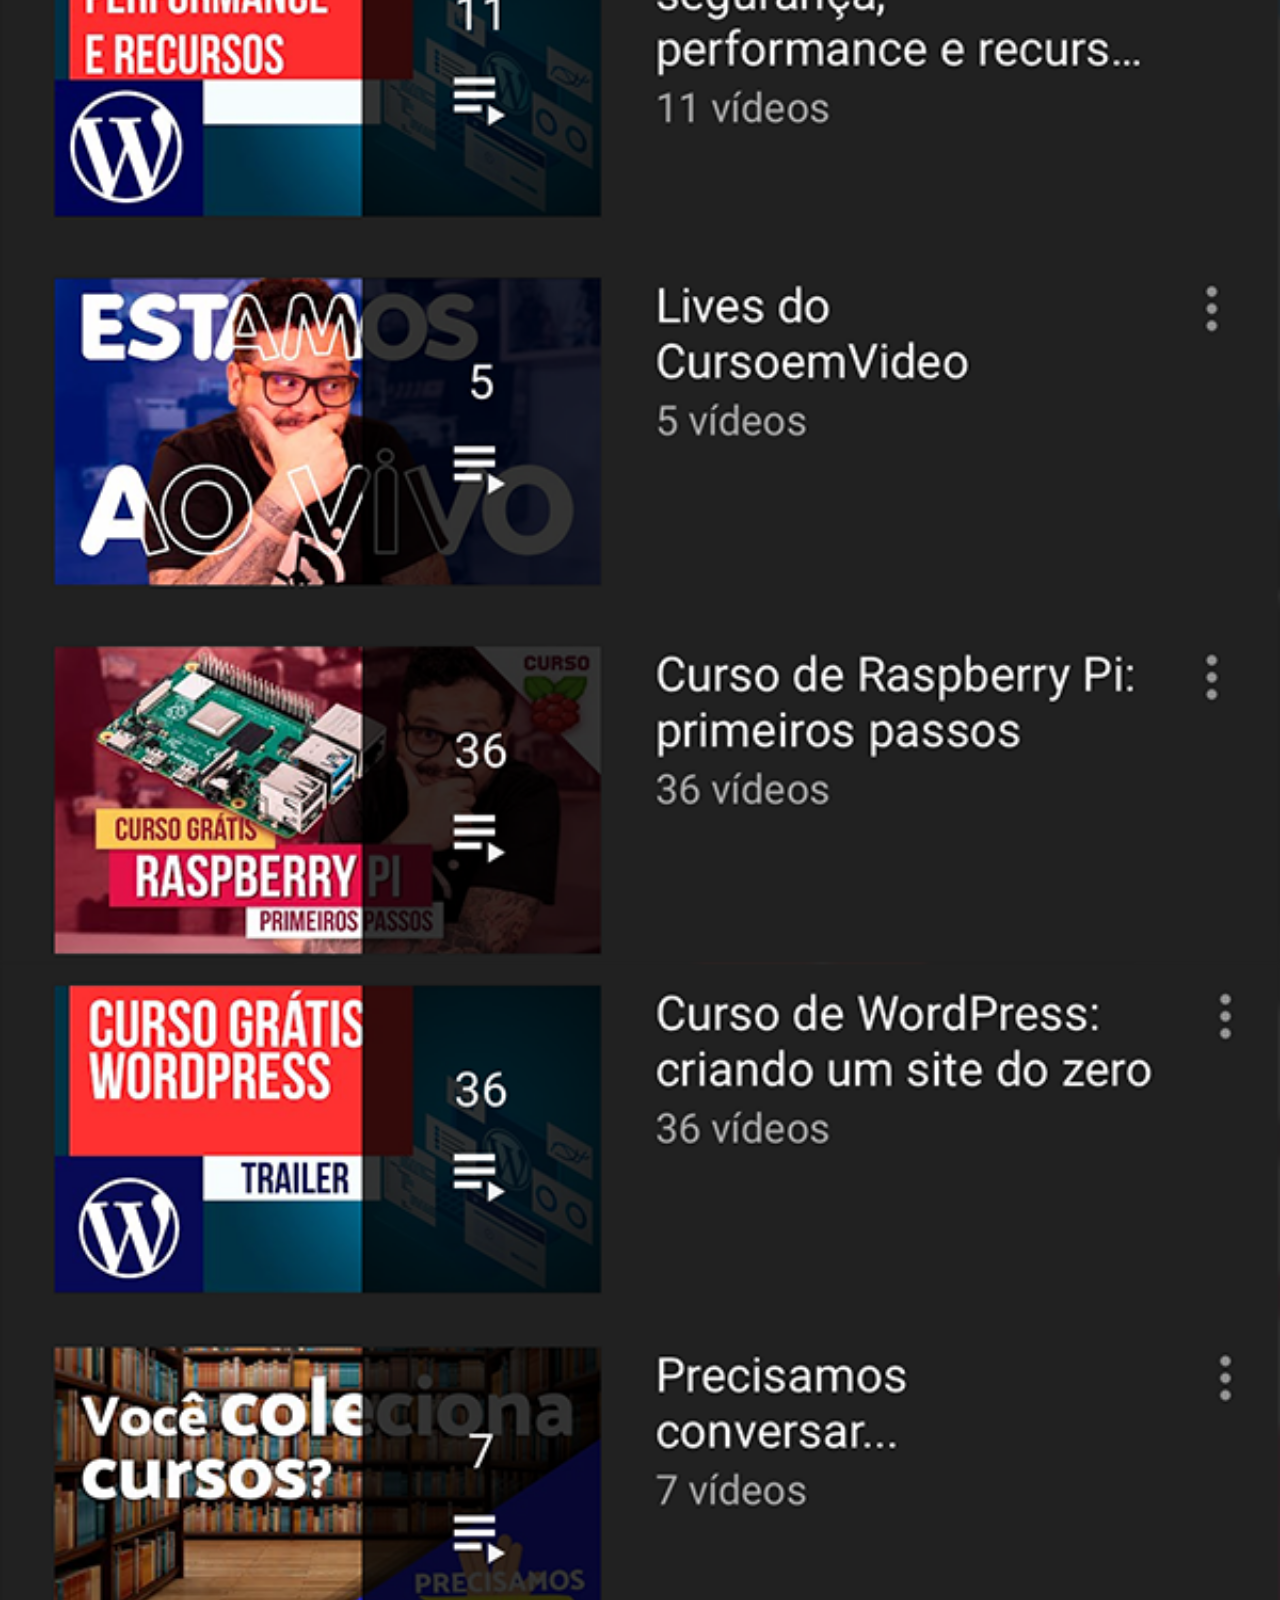
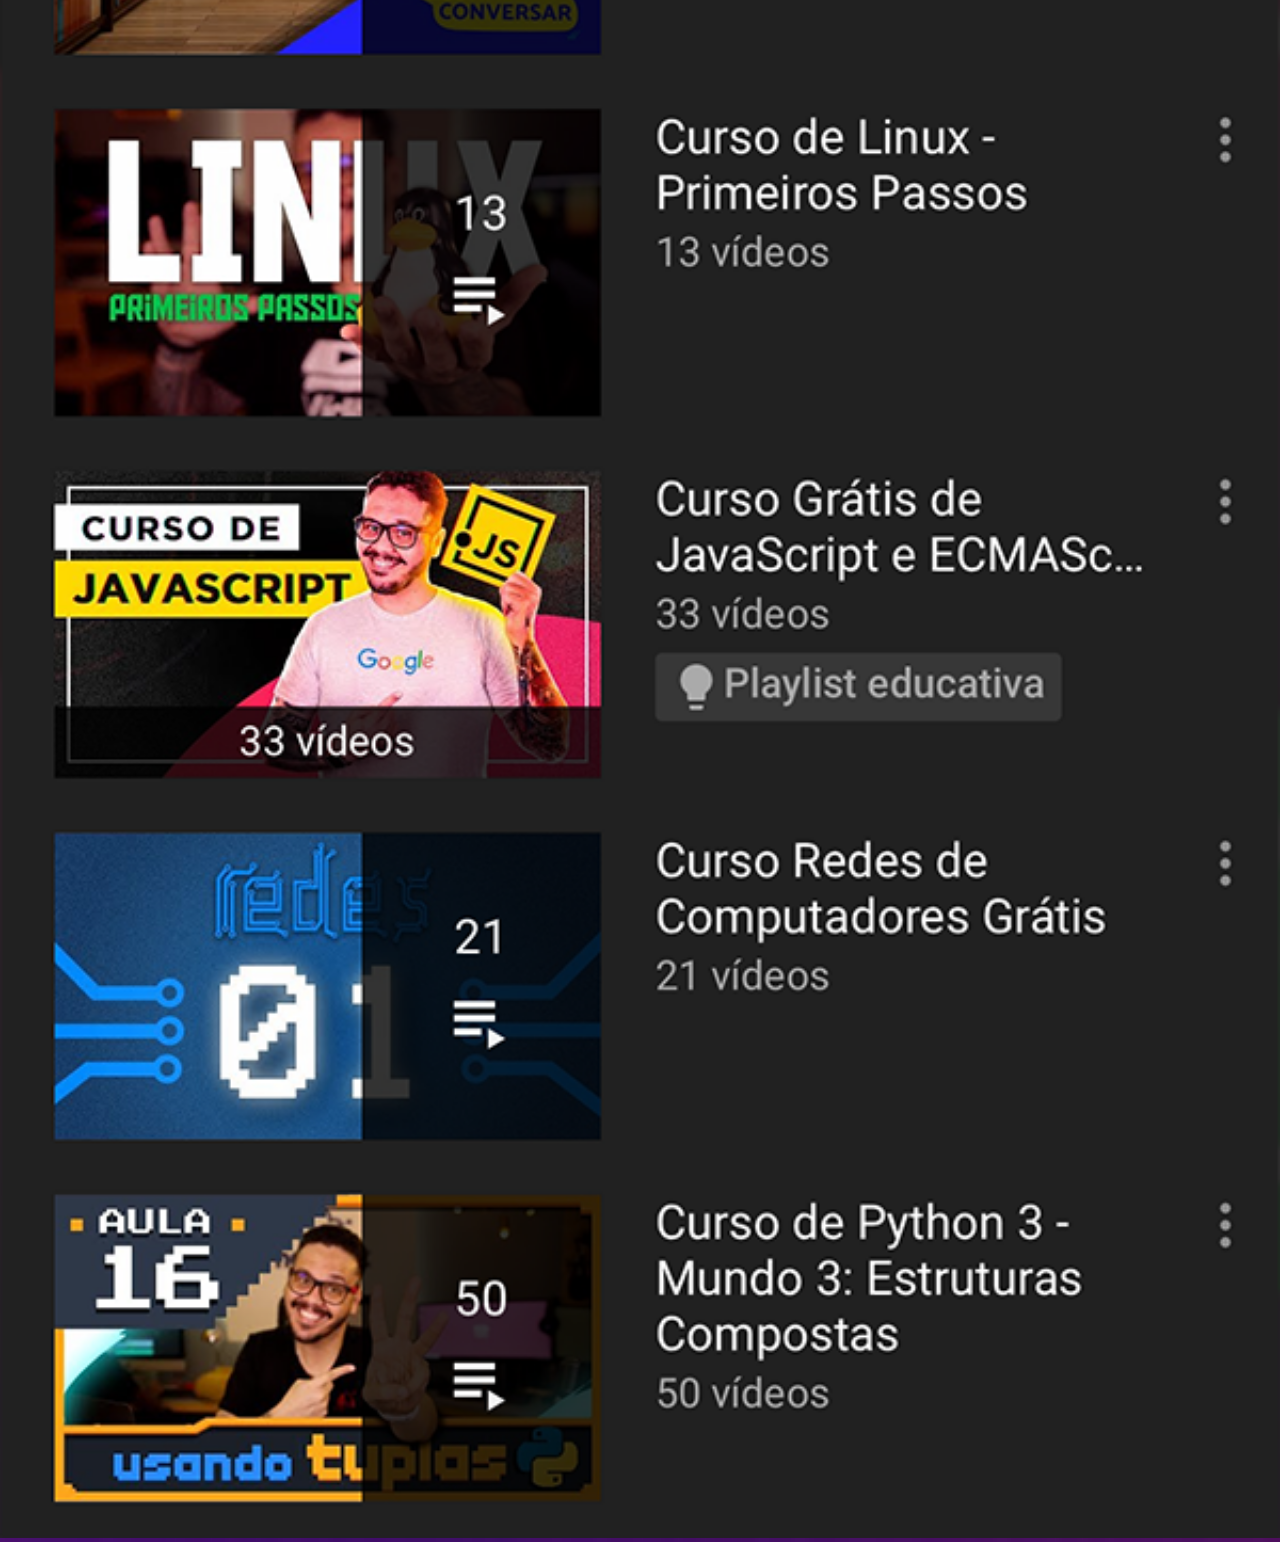
<file: pastas iframe/youtube.html>
<!DOCTYPE html>
<html lang="en">
<head>
    <meta charset="UTF-8">
    <meta name="viewport" content="width=device-width, initial-scale=1.0">
    <link rel="stylesheet" href="../design/iframe.css">
    <title>youtube</title>
</head>
<body>
    <img src="../imagens/imagens/tela-youtube.png" alt="youtube">
</body>
</html>
</file>
<file: design/style.css>
@charset "UTF-8";
*{
    margin: 0px;
    padding: 0px;
    font-family: Arial, Helvetica, sans-serif;
}
body,html{
    height: 100vh;
    width: 100vw;
    background-image: url(../imagens/imagens/fundo-madeira.jpg);
    background-repeat: no-repeat;
    background-attachment: fixed;
    background-size: cover;
}
main{
    position: relative;
    height: 100vh;
    width: 100vw;
}
#icons{
    position: absolute;
    display: inline-block;
    padding: 10px;
    top: 0;
    right: 0;
}
a>img{
    width: 40px;
    border-radius: 50%;
    transition: 0.5s ease;
    display: block;
    box-sizing: border-box;
}
a>img:hover{
    transform: scale(1.1);
    border: 1px solid white;
}
#telefone{
    width: 100%;
    height: 100%;
    background-image: url(../imagens/imagens/frame-iphone.png);
    background-repeat: no-repeat;
    background-size: contain;
    margin: auto;
}
iframe{
    position: absolute;
    top: 12.7%;
    left: 6.5%;
    width: 205.6px;
    height: 363px;
}
div {
    position: absolute;
    top: 50%;
    left: 50%;
    translate: -50% -50%;
    height: 480px;
    width: 250px;
}
</file>
<file: design/iframe.css>
*{
    padding: 0;
    margin: 0;
}
body{
    background-image: url(../imagens/imagens/tela-home.jpg);
    background-repeat: no-repeat;
    background-size: cover;
}
::-webkit-scrollbar{
    width: 0;
    height: 0;
}
img{
    width: 100%;
}
</file>
